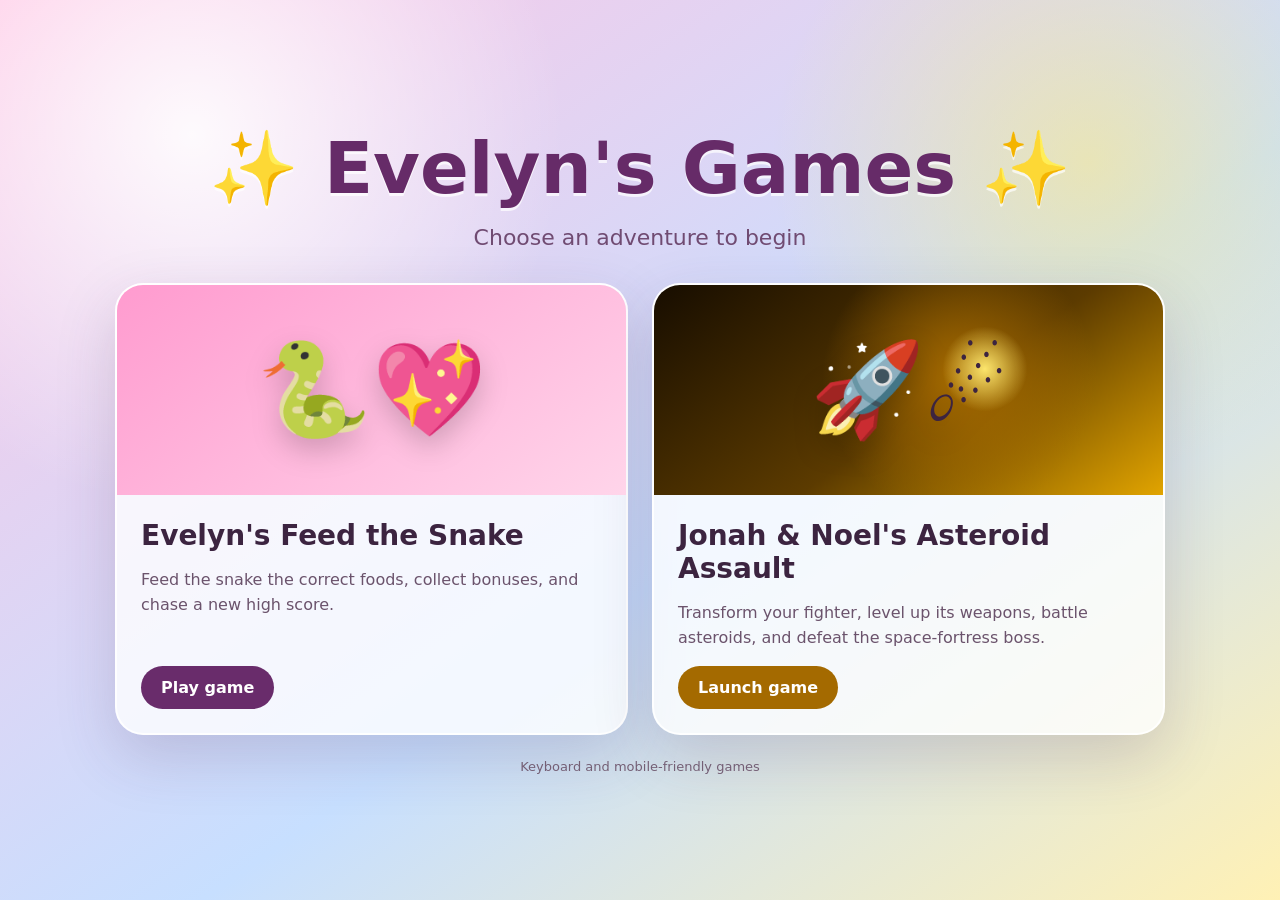
<file: index.html>
<!doctype html>
<html lang="en">
<head>
<meta charset="utf-8">
<meta name="viewport" content="width=device-width,initial-scale=1">
<title>Evelyn's Games</title>
<meta name="description" content="Choose a game to play.">
<meta name="theme-color" content="#ff8fc8">
<style>
:root{font-family:Inter,system-ui,-apple-system,BlinkMacSystemFont,"Segoe UI",sans-serif;color:#3c2440}
*{box-sizing:border-box}
body{margin:0;min-height:100vh;background:
radial-gradient(circle at 15% 15%,rgba(255,255,255,.9),transparent 28%),
radial-gradient(circle at 85% 18%,rgba(255,235,127,.55),transparent 24%),
linear-gradient(145deg,#ffc7e5,#c7dfff 58%,#fff1b5);display:grid;place-items:center;padding:28px}
main{width:min(1050px,100%)}
header{text-align:center;margin-bottom:28px}
h1{font-size:clamp(36px,7vw,72px);margin:0;color:#662b68;text-shadow:0 3px 0 rgba(255,255,255,.7)}
.subtitle{font-size:clamp(16px,2.4vw,22px);margin:10px 0 0;color:#704b72}
.games{display:grid;grid-template-columns:repeat(2,minmax(0,1fr));gap:24px}
.card{display:flex;flex-direction:column;min-height:360px;border-radius:28px;overflow:hidden;text-decoration:none;color:inherit;background:rgba(255,255,255,.78);border:2px solid rgba(255,255,255,.9);box-shadow:0 22px 60px rgba(80,42,89,.18);transition:transform .18s ease,box-shadow .18s ease}
.card:hover,.card:focus-visible{transform:translateY(-6px);box-shadow:0 28px 70px rgba(80,42,89,.28);outline:none}
.art{height:210px;display:grid;place-items:center;font-size:92px;position:relative;overflow:hidden}
.snake .art{background:linear-gradient(145deg,#ff9bcf,#ffd5ea)}
.space .art{background:
radial-gradient(circle at 65% 40%,#ffe86e,transparent 12%),
radial-gradient(circle at 60% 45%,#a86c00,transparent 42%),
linear-gradient(145deg,#170d00,#5c3b00 55%,#e1a400)}
.art span{filter:drop-shadow(0 12px 14px rgba(0,0,0,.18));transform:translateZ(0)}
.content{padding:24px;display:flex;flex-direction:column;flex:1}
h2{margin:0;font-size:28px}
p{line-height:1.55;color:#6b536c;flex:1}
.play{align-self:flex-start;border-radius:999px;padding:12px 20px;background:#692c6b;color:#fff;font-weight:800}
.space .play{background:#a46a00}
footer{text-align:center;margin-top:24px;color:#745f75;font-size:13px}
@media(max-width:720px){.games{grid-template-columns:1fr}.card{min-height:310px}.art{height:170px}}
</style>
</head>
<body>
<main>
<header>
<h1>✨ Evelyn's Games ✨</h1>
<p class="subtitle">Choose an adventure to begin</p>
</header>
<section class="games" aria-label="Available games">
<a class="card snake" href="games/feed-the-snake/">
<div class="art"><span>🐍💖</span></div>
<div class="content">
<h2>Evelyn's Feed the Snake</h2>
<p>Feed the snake the correct foods, collect bonuses, and chase a new high score.</p>
<span class="play">Play game</span>
</div>
</a>
<a class="card space" href="games/asteroid-assault/">
<div class="art"><span>🚀☄️</span></div>
<div class="content">
<h2>Jonah &amp; Noel's Asteroid Assault</h2>
<p>Transform your fighter, level up its weapons, battle asteroids, and defeat the space-fortress boss.</p>
<span class="play">Launch game</span>
</div>
</a>
</section>
<footer>Keyboard and mobile-friendly games</footer>
</main>
</body>
</html>
</file>
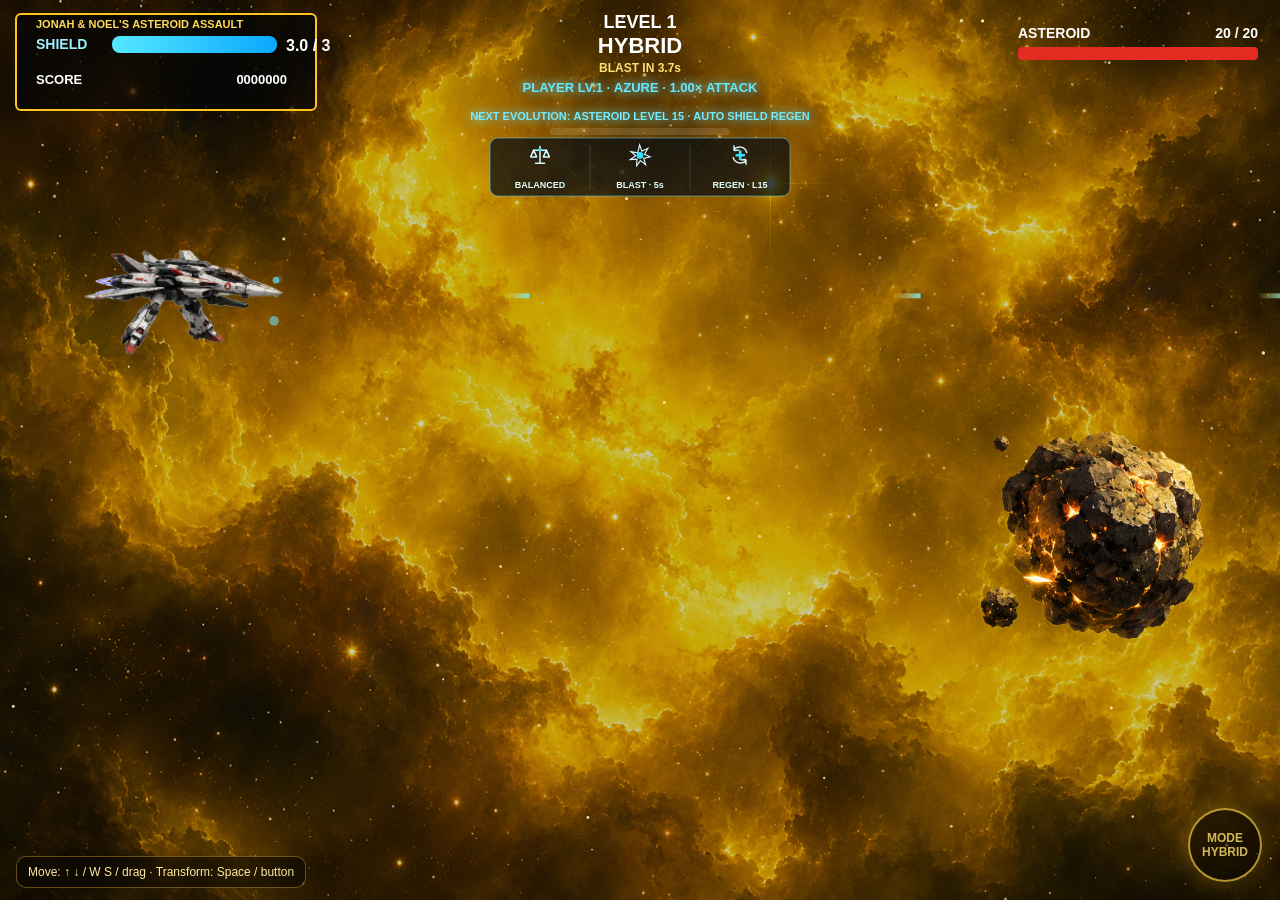
<file: games/asteroid-assault/index.html>
<!DOCTYPE html>
<html lang="en">
<head>
<meta charset="UTF-8">
<meta name="viewport" content="width=device-width,initial-scale=1,maximum-scale=1,user-scalable=no,viewport-fit=cover">
<meta name="description" content="Jonah and Noel's Asteroid Assault Game — GUI Polish v7.1">
<meta name="theme-color" content="#120b00">
<title>Jonah and Noel's Asteroid Assault Game — Systems Polish v7.2</title>
<style>
html,body{margin:0;width:100%;height:100%;overflow:hidden;background:#090600;color:#fff;font-family:Arial,Helvetica,sans-serif;touch-action:none}
canvas{display:block;width:100vw;height:100vh}
#hint{position:fixed;left:16px;bottom:12px;padding:8px 11px;border:1px solid rgba(255,204,62,.35);border-radius:10px;background:rgba(10,7,0,.58);font-size:12px;color:#ffe8a3;backdrop-filter:blur(8px);pointer-events:none}
#transformBtn{position:fixed;right:18px;bottom:18px;width:74px;height:74px;border-radius:50%;border:2px solid rgba(255,211,71,.85);background:rgba(12,8,0,.68);color:#ffe071;font-weight:900;font-size:12px;box-shadow:0 0 24px rgba(255,190,35,.35);touch-action:manipulation}
#transformBtn:active{transform:scale(.95)}
@media (min-width:900px){#transformBtn{opacity:.78}}

#orientationGate{
  position:fixed;
  inset:0;
  z-index:99999;
  display:none;
  align-items:center;
  justify-content:center;
  padding:28px;
  background:
    radial-gradient(circle at 50% 35%,rgba(255,208,63,.22),transparent 28%),
    rgba(5,3,0,.96);
  color:#fff;
  text-align:center;
  font-family:Arial,Helvetica,sans-serif;
}
#orientationGate .panel{
  width:min(420px,92vw);
  padding:30px 24px;
  border:2px solid rgba(255,207,62,.75);
  border-radius:24px;
  background:rgba(18,11,0,.86);
  box-shadow:0 0 45px rgba(255,183,34,.22);
}
#orientationGate .phone{
  display:inline-block;
  font-size:74px;
  line-height:1;
  animation:rotatePhone 1.7s ease-in-out infinite;
  transform-origin:center;
}
#orientationGate h2{
  margin:18px 0 8px;
  color:#ffd45b;
  font-size:25px;
}
#orientationGate p{
  margin:0;
  color:rgba(255,255,255,.78);
  line-height:1.5;
}
@keyframes rotatePhone{
  0%,20%{transform:rotate(0deg)}
  55%,85%{transform:rotate(90deg)}
  100%{transform:rotate(0deg)}
}
@media (orientation:portrait) and (max-width:900px){
  #orientationGate{display:flex}
  canvas,#hint,#transformBtn{visibility:hidden}
}
@media (orientation:landscape){
  #orientationGate{display:none!important}
}


@media (orientation:landscape) and (max-height:520px){
  #hint{
    left:12px;
    bottom:10px;
    max-width:300px;
    padding:6px 9px;
    font-size:10px;
    border-radius:8px;
    opacity:.82;
  }
  #transformBtn{
    right:12px;
    bottom:12px;
    width:58px;
    height:58px;
    font-size:10px;
    border-width:1.5px;
  }
}

</style>
</head>
<body>

<div id="orientationGate" role="dialog" aria-modal="true" aria-label="Rotate device">
  <div class="panel">
    <div class="phone">📱</div>
    <h2>Rotate to Landscape</h2>
    <p>Jonah and Noel's Asteroid Assault is designed for widescreen play. Turn your iPhone sideways to continue.</p>
  </div>
</div>

<canvas id="game"></canvas>
<div id="hint">Move: ↑ ↓ / W S / drag · Transform: Space / button</div>
<button id="transformBtn" aria-label="Transform">MODE<br>SPACE</button>
<script>
(() => {
const canvas=document.getElementById('game'),ctx=canvas.getContext('2d'),transformBtn=document.getElementById('transformBtn');
let W=0,H=0,DPR=1,last=performance.now(),elapsed=0,state='playing',score=0,level=1,orientationPaused=false,milestoneBanner=0,milestoneType=0,milestoneAwaitingAck=false,modeCardTimer=3;
let playerLevel=1;
const playerLevelThresholds=[0,750,2500];
const playerLevelColors={
  1:{main:'#67e8ff',soft:'rgba(103,232,255,.55)',name:'AZURE'},
  2:{main:'#ffd95a',soft:'rgba(255,217,90,.55)',name:'GOLD'},
  3:{main:'#ff5fe1',soft:'rgba(255,95,225,.55)',name:'MAGENTA'},
  4:{main:'#4dffb8',soft:'rgba(77,255,184,.55)',name:'REGEN'},
  5:{main:'#b98cff',soft:'rgba(185,140,255,.58)',name:'GUARDIAN'}
};
const keys={},bullets=[],enemyShots=[],particles=[],debris=[],powerups=[],missiles=[],blasts=[],bossMissiles=[],bossLasers=[],stars=[];
const IMG={},sources={"nebula": "assets/nebula.png", "asteroid": "assets/asteroid.png", "missile": "assets/missile.png", "shield": "assets/shield.png", "robot": "assets/robot.png", "spaceship": "assets/spaceship.png", "hybrid": "assets/hybrid.png", "boss": "assets/boss.png", "iconSpeed": "assets/hud-icons/speed.svg", "iconRapid": "assets/hud-icons/rapid-fire.svg", "iconShield": "assets/hud-icons/shield.svg", "iconRegen": "assets/hud-icons/regen.svg", "iconBlast": "assets/hud-icons/blast.svg", "iconBurst": "assets/hud-icons/burst.svg", "iconBalanced": "assets/hud-icons/balanced.svg", "iconResistance": "assets/hud-icons/resistance.svg"};
let loaded=0;

for(const [k,v] of Object.entries(sources)){const im=new Image();im.src=v;im.onload=()=>loaded++;IMG[k]=im;}

function isCompactLandscape(){
  return window.matchMedia('(orientation: landscape)').matches &&
         window.innerHeight <= 520;
}
function isMobilePortrait(){
  return window.matchMedia('(orientation: portrait)').matches &&
         Math.min(window.innerWidth,window.innerHeight) < 900;
}
function updateOrientationState(){
  const wasPaused=orientationPaused;
  orientationPaused=isMobilePortrait();
  if(wasPaused && !orientationPaused){
    last=performance.now();
    resize();
  }
}
window.addEventListener('orientationchange',()=>{
  setTimeout(updateOrientationState,180);
  setTimeout(resize,260);
});
window.addEventListener('resize',updateOrientationState);
updateOrientationState();


const modes=['robot','spaceship','hybrid'];
const modeNames={robot:'ROBOT',spaceship:'SPACESHIP',hybrid:'HYBRID'};
const ship={
 x:130,y:300,speed:350,shield:3,maxShield:3,hitFlash:0,missileMode:0,
 fireTimer:0,missileTimer:0,mode:'hybrid',transforming:0,nextMode:null,
 blastTimer:5,invulnerable:0,shieldFlare:0,shieldAngle:0,shieldPulse:0,regenDelay:0,regenGlow:0,defenseCooldown:10,defenseBeam:0,defenseTarget:null,robotBurstRemaining:0,robotBurstTimer:0,robotBurstCooldown:0,shieldRatio:1,nextMissilePower:20
};
const asteroid={x:0,y:0,r:105,hp:20,maxHp:20,shootTimer:1.6,phase:0,dead:false,respawn:0};
const boss={
  active:false,defeated:false,x:0,y:0,r:175,hp:125,maxHp:125,
  phase:1,entry:0,turretTimer:1.1,missileTimer:8,laserTimer:14,
  laserCharge:0,laserY:0,shake:0,deathTimer:0,deathStage:0,deathPulse:0,coreFlash:0
};

function resize(){
 DPR=Math.max(1,Math.min(2,devicePixelRatio||1));W=innerWidth;H=innerHeight;
 canvas.width=W*DPR;canvas.height=H*DPR;ctx.setTransform(DPR,0,0,DPR,0,0);
 ship.x=Math.max(120,W*.14);ship.y=Math.min(H-90,Math.max(95,ship.y||H/2));
 asteroid.x=W-Math.max(145,W*.14);asteroid.y=H/2;
 stars.length=0;for(let i=0;i<Math.max(70,W*H/13000);i++)stars.push({x:Math.random()*W,y:Math.random()*H,r:.3+Math.random()*1.5,s:8+Math.random()*24,a:.2+Math.random()*.75});
}
addEventListener('resize',resize);resize();
addEventListener('keydown',e=>{
 keys[e.key.toLowerCase()]=true;
 if(['arrowup','arrowdown',' '].includes(e.key.toLowerCase()))e.preventDefault();
 if(milestoneAwaitingAck&&(e.key==='Enter'||e.key===' ')){acknowledgeMilestone();return;}
 if(e.code==='Space'&&!e.repeat&&state==='playing')startTransform();
 else if(state!=='playing'&&(e.key==='Enter'||e.key===' '))restart();
});
addEventListener('keyup',e=>keys[e.key.toLowerCase()]=false);
transformBtn.addEventListener('pointerdown',e=>{e.preventDefault();if(state==='playing')startTransform();else restart();});
let drag=false;
canvas.addEventListener('pointerdown',e=>{
 if(milestoneAwaitingAck){acknowledgeMilestone();return;}
 drag=true;if(state!=='playing')restart();ship.y=Math.max(75,Math.min(H-75,e.clientY));
});
canvas.addEventListener('pointermove',e=>{if(drag)ship.y=Math.max(75,Math.min(H-75,e.clientY));});
addEventListener('pointerup',()=>drag=false);

function syncSharedShield(){
 ship.shieldRatio=Math.max(0,Math.min(1,ship.shield/ship.maxShield));
}
function applySharedShieldToMode(mode){
 ship.maxShield=mode==='robot'?5:3;
 ship.shield=ship.shieldRatio*ship.maxShield;
}
function addSharedShieldRatio(amount){
 ship.shieldRatio=Math.max(0,Math.min(1,ship.shieldRatio+amount));
 ship.shield=ship.shieldRatio*ship.maxShield;
}

function startTransform(){
 if(ship.transforming>0)return;
 const i=modes.indexOf(ship.mode);
 ship.nextMode=modes[(i+1)%modes.length];
 ship.transforming=.5;
 ship.invulnerable=.5;
 burst(ship.x,ship.y,34,260,'#ffe06b');
}
function finishTransform(){
 syncSharedShield();
 ship.mode=ship.nextMode;ship.nextMode=null;
 applySharedShieldToMode(ship.mode);
 modeCardTimer=3;
 ship.fireTimer=0;
 ship.robotBurstRemaining=0;ship.robotBurstTimer=0;ship.robotBurstCooldown=0;
 ship.blastTimer=5;
 transformBtn.innerHTML=`MODE<br>${modeNames[ship.mode]}`;
 burst(ship.x,ship.y,42,320,'#71e9ff');
}
function playerDamageMultiplier(){
 return playerLevel===1?1:
        playerLevel===2?1.5:
        playerLevel===3?2.25:
        playerLevel===4?2.75:3.25;
}
function updatePlayerLevel(){
 let next=score>=playerLevelThresholds[2]?3:score>=playerLevelThresholds[1]?2:1;
 if(level>=15)next=Math.max(next,4);
 if(level>=20)next=5;
 if(next!==playerLevel){
   playerLevel=next;
   burst(ship.x,ship.y,70,380,playerLevelColors[playerLevel].main);
   ship.invulnerable=Math.max(ship.invulnerable,1);
   if(playerLevel>=4){ship.regenDelay=0;ship.regenGlow=1;}
   if(playerLevel>=5){ship.defenseCooldown=2;}
 }
}
function restart(){
 elapsed=0;score=0;level=1;playerLevel=1;milestoneBanner=0;milestoneType=0;milestoneAwaitingAck=false;modeCardTimer=3;state='playing';ship.shield=3;ship.maxShield=3;ship.shieldRatio=1;ship.nextMissilePower=20;ship.hitFlash=0;ship.missileMode=0;
 ship.mode='hybrid';ship.transforming=0;ship.nextMode=null;ship.blastTimer=5;ship.shieldFlare=0;ship.shieldPulse=0;ship.regenDelay=0;ship.regenGlow=0;ship.defenseCooldown=10;ship.defenseBeam=0;ship.defenseTarget=null;ship.robotBurstRemaining=0;ship.robotBurstTimer=0;ship.robotBurstCooldown=0;transformBtn.innerHTML='MODE<br>HYBRID';
 bullets.length=enemyShots.length=particles.length=debris.length=powerups.length=missiles.length=blasts.length=bossMissiles.length=bossLasers.length=0;
 boss.active=false;boss.defeated=false;boss.hp=boss.maxHp;boss.entry=0;boss.deathTimer=0;boss.deathStage=0;boss.deathPulse=0;boss.coreFlash=0;
 resetAsteroid();
}
function acknowledgeMilestone(){
 if(!milestoneAwaitingAck)return;
 milestoneAwaitingAck=false;
 milestoneBanner=0;
 last=performance.now();
}
function triggerMilestone(type){
 milestoneType=type;
 milestoneBanner=1;
 milestoneAwaitingAck=true;
 ship.invulnerable=Math.max(ship.invulnerable,1.2);
 burst(ship.x,ship.y,type===15?90:110,430,type===15?'#5fe8ff':'#b98cff');
}

function resetAsteroid(){
 if(level===15&&playerLevel<4)triggerMilestone(15);
 if(level===20&&playerLevel<5)triggerMilestone(20);
 updatePlayerLevel();
 if(level===5){startBoss();return;}
 boss.active=false;
 asteroid.maxHp=level<15 ? 20+(level-1)*6 : level<20 ? 104+(level-15)*5 : 129+(level-20)*4;
 asteroid.hp=asteroid.maxHp;asteroid.r=Math.max(75,105-(level-1)*2);
 asteroid.dead=false;asteroid.shootTimer=Math.max(.75,1.8-level*.08);
}
function burst(x,y,n,s,c){for(let i=0;i<n;i++){const a=Math.random()*Math.PI*2,v=Math.random()*s;particles.push({x,y,vx:Math.cos(a)*v,vy:Math.sin(a)*v,life:.35+Math.random()*.75,max:1,size:1+Math.random()*4,c})}}
function getShipDimensions(){
 const compact=isCompactLandscape();
 return {
   robot:[Math.min(compact?108:143,W*(compact?.10:.1275)),Math.min(compact?108:143,H*(compact?.23:.2175))],
   spaceship:[Math.min(compact?175:233,W*(compact?.16:.2025)),Math.min(compact?53:70,H*(compact?.12:.1125))],
   hybrid:[Math.min(compact?149:199,W*(compact?.14:.1725)),Math.min(compact?79:105,H*(compact?.18:.165))]
 };
}
function getMuzzlePosition(){
 const [w,h]=getShipDimensions()[ship.mode];
 if(ship.mode==='robot')return {x:ship.x+w*.52,y:ship.y-h*.11};
 if(ship.mode==='spaceship')return {x:ship.x+w*.48,y:ship.y-h*.02};
 return {x:ship.x+w*.47,y:ship.y-h*.04};
}
function fire(){
 const muzzle=getMuzzlePosition();
 bullets.push({x:muzzle.x,y:muzzle.y,vx:760,r:ship.mode==='robot'?6:4,damage:playerDamageMultiplier(),heavy:ship.mode==='robot'});
 burst(muzzle.x,muzzle.y,ship.mode==='robot'?11:4,ship.mode==='robot'?185:105,playerLevelColors[playerLevel].main);
}
function fireMissile(){missiles.push({x:ship.x+52,y:ship.y+(Math.random()>.5?-15:15),vx:430,vy:(Math.random()-.5)*80,life:4,damage:3*playerDamageMultiplier()});}
function fireBlast(){
 blasts.push({x:ship.x+66,y:ship.y,vx:520,r:22,life:2.5,damage:6*playerDamageMultiplier()});
 burst(ship.x+80,ship.y,24,250,'#fff4a8');
}

function startBoss(){
  boss.active=true;boss.defeated=false;boss.hp=boss.maxHp;boss.phase=1;boss.deathStage=0;boss.deathPulse=0;boss.coreFlash=0;
  boss.x=W+boss.r;boss.y=H/2;boss.entry=2.4;
  boss.turretTimer=1.2;boss.missileTimer=8;boss.laserTimer=13;boss.laserCharge=0;
  asteroid.dead=true;enemyShots.length=0;
}
function bossHit(d,x,y){
  if(!boss.active||boss.defeated)return;
  const weak=Math.hypot(x-(boss.x-boss.r*.18),y-(boss.y-boss.r*.18))<boss.r*.34;
  const dealt=weak?d*2:d;
  boss.hp-=dealt;score+=dealt*12;updatePlayerLevel();
  burst(x,y,12,280,weak?'#9ef8ff':'#ff9b4a');
  const ratio=boss.hp/boss.maxHp;
  boss.phase=ratio>.7?1:ratio>.4?2:ratio>.15?3:4;
  boss.shake=Math.max(boss.shake,.12);
  if(boss.hp<=0){
    boss.hp=0;
    boss.defeated=true;
    boss.deathTimer=6.2;
    boss.deathStage=1;
    boss.deathPulse=0;
    boss.coreFlash=0;
    score+=5000;updatePlayerLevel();
    enemyShots.length=0;
    bossMissiles.length=0;
    bossLasers.length=0;
    boss.shake=.5;
    burst(boss.x,boss.y,50,260,'#ffd36a');
  }
}
function bossTurretFire(){
  const shots=boss.phase>=3?2:1;
  for(let j=0;j<shots;j++){
    const oy=(Math.random()-.5)*boss.r*1.25;
    const ox=-boss.r*.72;
    const a=Math.atan2(ship.y-(boss.y+oy),ship.x-(boss.x+ox));
    const sp=270+boss.phase*28;
    enemyShots.push({x:boss.x+ox,y:boss.y+oy,vx:Math.cos(a)*sp,vy:Math.sin(a)*sp,r:7+boss.phase,rot:0,boss:true});
  }
}
function bossMissileBarrage(){
  const count=boss.phase>=3?4:3;
  for(let i=0;i<count;i++){
    const lane=i-(count-1)/2;
    bossMissiles.push({
      x:boss.x-boss.r*.66,
      y:boss.y+lane*36,
      vx:-120-Math.random()*30,
      vy:lane*18+(Math.random()-.5)*30,
      r:10,
      life:9,
      angle:Math.PI,
      turnRate:2.4+Math.random()*.8,
      wobble:Math.random()*Math.PI*2,
      trail:[],
      armed:false,
      age:0
    });
  }
}
function chargeSuperlaser(){
  boss.laserCharge=2.0;
  boss.laserY=Math.max(90,Math.min(H-90,ship.y+(Math.random()-.5)*100));
}
function fireSuperlaser(){
  bossLasers.push({y:boss.laserY,life:1.15,max:1.15,h:boss.phase>=4?58:44});
  boss.shake=.35;
}

function enemyFire(){const a=Math.atan2(ship.y-asteroid.y,ship.x-asteroid.x),sp=220+level*14;enemyShots.push({x:asteroid.x-asteroid.r*.65,y:asteroid.y+(Math.random()-.5)*asteroid.r,vx:Math.cos(a)*sp,vy:Math.sin(a)*sp,r:10+Math.random()*5,rot:0});}
function spawnPower(type){powerups.push({type,x:W+45,y:90+Math.random()*(H-180),vx:-120-Math.random()*50,vy:(Math.random()-.5)*150,r:27,t:0});}
function asteroidHit(d,x,y){
 if(asteroid.dead)return;asteroid.hp-=d;score+=d*5;updatePlayerLevel();burst(x,y,13,270,'#ffd06b');
 if(asteroid.hp%5===0||asteroid.hp<=0)for(let i=0;i<(asteroid.hp<=0?7:2);i++)debris.push({x:asteroid.x+(Math.random()-.5)*asteroid.r,y:asteroid.y+(Math.random()-.5)*asteroid.r,vx:(Math.random()-.5)*280,vy:(Math.random()-.5)*280,r:7+Math.random()*18,life:2+Math.random()*1.5,rot:Math.random()*6,vr:(Math.random()-.5)*5});
 if(asteroid.hp<=0){asteroid.dead=true;asteroid.respawn=2.2;score+=100*level;updatePlayerLevel();burst(asteroid.x,asteroid.y,70,450,'#ff9b37');}
}
function shipHit(sourceX=ship.x+120,sourceY=ship.y,damage=1){
 if(ship.hitFlash>0||ship.invulnerable>0)return;
 const ratioDamage=damage/ship.maxShield;
 ship.shieldRatio=Math.max(0,ship.shieldRatio-ratioDamage);
 ship.shield=ship.shieldRatio*ship.maxShield;
 ship.regenDelay=3;
 ship.regenGlow=0;
 ship.hitFlash=1.1;
 ship.shieldFlare=.72;
 ship.shieldPulse=0;
 ship.shieldAngle=Math.atan2(sourceY-ship.y,sourceX-ship.x);
 const impactX=ship.x+Math.cos(ship.shieldAngle)*58;
 const impactY=ship.y+Math.sin(ship.shieldAngle)*42;
 burst(impactX,impactY,30,320,'#70eaff');
 if(ship.shield<=0){state='gameover';burst(ship.x,ship.y,75,460,'#ff554f')}
}
function currentShipAssetLength(){
 const compact=isCompactLandscape();
 if(ship.mode==='spaceship')return compact?175:233;
 if(ship.mode==='hybrid')return compact?149:199;
 return compact?108:143;
}
function findDefenseThreat(){
 const range=currentShipAssetLength();
 let best=null,bestDist=Infinity;
 for(const e of enemyShots){
   if(e.dead)continue;
   const d=Math.hypot(e.x-ship.x,e.y-ship.y);
   if(d<=range&&d<bestDist){best=e;bestDist=d;}
 }
 for(const m of bossMissiles){
   if(m.dead)continue;
   const d=Math.hypot(m.x-ship.x,m.y-ship.y);
   if(d<=range&&d<bestDist){best=m;bestDist=d;}
 }
 return best;
}
function fireDefenseLaser(target){
 if(!target)return;
 ship.defenseBeam=.22;
 ship.defenseTarget={x:target.x,y:target.y};
 target.dead=true;
 burst(target.x,target.y,28,340,'#c6a2ff');
 score+=25;updatePlayerLevel();
}
function hit(a,b,r){const dx=a.x-b.x,dy=a.y-b.y;return dx*dx+dy*dy<(a.r+r)*(a.r+r)}
function trim(a){for(let i=a.length-1;i>=0;i--)if(a[i].dead||a[i].life<=0)a.splice(i,1)}

function update(dt){
 if(orientationPaused||milestoneAwaitingAck)return;
 for(const s of stars){s.x-=s.s*dt;if(s.x<0){s.x=W;s.y=Math.random()*H}}
 for(const p of particles){p.x+=p.vx*dt;p.y+=p.vy*dt;p.vx*=.985;p.vy*=.985;p.life-=dt}trim(particles);
 for(const d of debris){d.x+=d.vx*dt;d.y+=d.vy*dt;d.rot+=d.vr*dt;d.life-=dt}trim(debris);
 if(state!=='playing')return;
 elapsed+=dt;
 ship.hitFlash=Math.max(0,ship.hitFlash-dt);
 ship.invulnerable=Math.max(0,ship.invulnerable-dt);
 ship.missileMode=Math.max(0,ship.missileMode-dt);
 ship.shieldFlare=Math.max(0,ship.shieldFlare-dt);
 ship.shieldPulse+=dt;
 ship.regenDelay=Math.max(0,ship.regenDelay-dt);
 ship.regenGlow=Math.max(0,ship.regenGlow-dt);
 ship.defenseBeam=Math.max(0,ship.defenseBeam-dt);
 modeCardTimer=Math.max(0,modeCardTimer-dt);
 const robotRegen=ship.mode==='robot';
 const progressionRegen=playerLevel>=4;
 if((robotRegen||progressionRegen)&&ship.regenDelay<=0&&ship.shield<ship.maxShield){
   let fullRegenSeconds=20;
   if(robotRegen){
     fullRegenSeconds=playerLevel>=5?8:playerLevel>=4?12:50;
   }
   ship.shieldRatio=Math.min(1,ship.shieldRatio+dt/fullRegenSeconds);
   ship.shield=ship.shieldRatio*ship.maxShield;
   ship.regenGlow=.25;
 }
 if(playerLevel>=5){
   ship.defenseCooldown-=dt;
   if(ship.defenseCooldown<=0){
     const threat=findDefenseThreat();
     if(threat){fireDefenseLaser(threat);ship.defenseCooldown=10;}
     else ship.defenseCooldown=0;
   }
 }

 if(ship.transforming>0){
   ship.transforming-=dt;
   if(ship.transforming<=0)finishTransform();
 } else {
   const mv=((keys.arrowdown||keys.s)?1:0)-((keys.arrowup||keys.w)?1:0);
   const modeSpeed=ship.mode==='robot'?ship.speed*.8:ship.speed;
   ship.y=Math.max(78,Math.min(H-78,ship.y+mv*modeSpeed*dt));
   ship.fireTimer-=dt;
   ship.robotBurstTimer=Math.max(0,ship.robotBurstTimer-dt);
   ship.robotBurstCooldown=Math.max(0,ship.robotBurstCooldown-dt);
      if(ship.mode==='robot'){
     if(ship.robotBurstRemaining===0&&ship.robotBurstCooldown<=0){
       ship.robotBurstRemaining=3;
       ship.robotBurstTimer=0;
     }
     if(ship.robotBurstRemaining>0&&ship.robotBurstTimer<=0){
       fire();
       ship.robotBurstRemaining--;
       if(ship.robotBurstRemaining>0)ship.robotBurstTimer=.10;
       else ship.robotBurstCooldown=.75;
     }
   }else{
     const fireRate=ship.mode==='spaceship'?.25:.5;
     if(ship.fireTimer<=0){fire();ship.fireTimer+=fireRate}
   }
   if(ship.mode==='hybrid'){
     ship.blastTimer-=dt;
     if(ship.blastTimer<=0){fireBlast();ship.blastTimer=5}
   }
 }
 if(ship.missileMode>0){ship.missileTimer-=dt;if(ship.missileTimer<=0){fireMissile();ship.missileTimer=.72}}
 if(elapsed>=ship.nextMissilePower&&!powerups.some(p=>p.type==='missile')&&ship.missileMode<=0){
   spawnPower('missile');
   ship.nextMissilePower=elapsed+25+Math.random()*10;
 }
 if(elapsed>=10&&Math.floor(elapsed)%14===0&&Math.random()<dt*.9&&!powerups.some(p=>p.type==='shield'))spawnPower('shield');

 if(boss.active){
   if(boss.entry>0){boss.entry-=dt;boss.x+=(W-boss.r*1.02-boss.x)*dt*1.8;}
   boss.y=H/2+Math.sin(elapsed*.45)*Math.min(55,H*.08);
   boss.shake=Math.max(0,boss.shake-dt);
   if(!boss.defeated){
     boss.turretTimer-=dt;
     if(boss.turretTimer<=0){bossTurretFire();boss.turretTimer=Math.max(.28,1.35-boss.phase*.2)+Math.random()*.35;}
     boss.missileTimer-=dt;
     if(boss.phase>=2&&boss.missileTimer<=0){bossMissileBarrage();boss.missileTimer=Math.max(4.5,10-boss.phase);}
     boss.laserTimer-=dt;
     if(boss.laserCharge>0){
       boss.laserCharge-=dt;
       if(boss.laserCharge<=0)fireSuperlaser();
     }else if(boss.laserTimer<=0){
       chargeSuperlaser();boss.laserTimer=Math.max(8,16-boss.phase*1.7);
     }
   }else{
     boss.deathTimer-=dt;
     boss.deathPulse+=dt;
     boss.coreFlash=Math.min(1,boss.coreFlash+dt*.7);
     boss.shake=Math.max(boss.shake,.12);

     const t=6.2-boss.deathTimer;
     if(t<1.6){
       boss.deathStage=1;
       if(Math.random()<dt*16){
         burst(
           boss.x+(Math.random()-.5)*boss.r*1.25,
           boss.y+(Math.random()-.5)*boss.r*1.25,
           16,300,'#ff9b3e'
         );
       }
     }else if(t<3.5){
       boss.deathStage=2;
       if(Math.random()<dt*26){
         burst(
           boss.x+(Math.random()-.5)*boss.r*1.45,
           boss.y+(Math.random()-.5)*boss.r*1.45,
           22,420,Math.random()>.45?'#ff6b2c':'#ffd36a'
         );
       }
       if(Math.random()<dt*8){
         debris.push({
           x:boss.x+(Math.random()-.5)*boss.r*1.1,
           y:boss.y+(Math.random()-.5)*boss.r*1.1,
           vx:(Math.random()-.5)*340,
           vy:(Math.random()-.5)*340,
           r:12+Math.random()*30,
           life:3+Math.random()*2,
           rot:Math.random()*6,
           vr:(Math.random()-.5)*7
         });
       }
     }else{
       boss.deathStage=3;
       boss.shake=.8;
       if(t<3.65){
         burst(boss.x,boss.y,160,760,'#fff3b0');
         burst(boss.x,boss.y,120,620,'#ff7a28');
       }
     }

     if(boss.deathTimer<=0){
       boss.active=false;
       level=6;
       ship.shield=ship.maxShield;
       ship.missileMode=10;
       resetAsteroid();
     }
   }
 }else if(!asteroid.dead){
   asteroid.phase+=dt;asteroid.y=H/2+Math.sin(asteroid.phase*.7)*Math.min(105,H*.18);
   asteroid.shootTimer-=dt;if(asteroid.shootTimer<=0){enemyFire();asteroid.shootTimer=Math.max(.7,1.9-level*.08)+Math.random()*.7}
 }else{
   asteroid.respawn-=dt;if(asteroid.respawn<=0){level++;resetAsteroid()}
 }

 for(const b of bullets){b.x+=b.vx*dt;if(boss.active&&!boss.defeated&&hit(b,boss,boss.r*.88)){b.dead=true;bossHit(b.damage,b.x,b.y)}else if(!asteroid.dead&&hit(b,asteroid,asteroid.r*.78)){b.dead=true;asteroidHit(b.damage,b.x,b.y)}if(b.x>W+20)b.dead=true}trim(bullets);
 for(const q of blasts){q.x+=q.vx*dt;q.life-=dt;q.r+=18*dt;if(boss.active&&!boss.defeated&&hit(q,boss,boss.r*.9)){q.dead=true;bossHit(q.damage,q.x,q.y);burst(q.x,q.y,38,380,'#fff0a3')}else if(!asteroid.dead&&hit(q,asteroid,asteroid.r*.78)){q.dead=true;asteroidHit(q.damage,q.x,q.y);burst(q.x,q.y,38,380,'#fff0a3')}if(q.x>W+60)q.dead=true}trim(blasts);
 for(const m of missiles){if(!asteroid.dead){const a=Math.atan2(asteroid.y-m.y,asteroid.x-m.x);m.vx+=Math.cos(a)*420*dt;m.vy+=Math.sin(a)*420*dt}m.x+=m.vx*dt;m.y+=m.vy*dt;m.life-=dt;particles.push({x:m.x-8,y:m.y,vx:-80,vy:(Math.random()-.5)*35,life:.22,max:.22,size:2+Math.random()*2,c:'#ffcb59'});if(boss.active&&!boss.defeated&&hit({x:m.x,y:m.y,r:8},boss,boss.r*.9)){m.dead=true;bossHit(m.damage,m.x,m.y)}else if(!asteroid.dead&&hit({x:m.x,y:m.y,r:8},asteroid,asteroid.r*.82)){m.dead=true;asteroidHit(m.damage,m.x,m.y)}}trim(missiles);

 if(playerLevel>=5&&ship.defenseCooldown<=0){
   const threat=findDefenseThreat();
   if(threat){fireDefenseLaser(threat);ship.defenseCooldown=10;}
 }
 for(const e of enemyShots){e.x+=e.vx*dt;e.y+=e.vy*dt;e.rot+=dt*4;if(hit(e,ship,isCompactLandscape()?21:26)){e.dead=true;shipHit(e.x,e.y)}if(e.x<-30)e.dead=true}trim(enemyShots);

 for(const bm of bossMissiles){
   bm.age+=dt;
   bm.armed=bm.age>.45;
   bm.wobble+=dt*6;

   const desired=Math.atan2(ship.y-bm.y,ship.x-bm.x);
   let diff=((desired-bm.angle+Math.PI*3)%(Math.PI*2))-Math.PI;
   const maxTurn=bm.turnRate*dt;
   diff=Math.max(-maxTurn,Math.min(maxTurn,diff));
   bm.angle+=diff;

   const thrust=bm.armed?240:95;
   bm.vx+=Math.cos(bm.angle)*thrust*dt;
   bm.vy+=Math.sin(bm.angle)*thrust*dt;
   bm.vy+=Math.sin(bm.wobble)*10*dt;

   const sp=Math.hypot(bm.vx,bm.vy);
   const maxSp=bm.armed?360:210;
   if(sp>maxSp){bm.vx=bm.vx/sp*maxSp;bm.vy=bm.vy/sp*maxSp}

   bm.x+=bm.vx*dt;
   bm.y+=bm.vy*dt;
   bm.life-=dt;
   bm.trail.push({x:bm.x-Math.cos(bm.angle)*14,y:bm.y-Math.sin(bm.angle)*14,life:.5});
   if(bm.trail.length>18)bm.trail.shift();
   for(const t of bm.trail)t.life-=dt;

   if(hit(bm,ship,isCompactLandscape()?20:25)){bm.dead=true;shipHit(bm.x,bm.y,ship.mode==='robot'?.5:1);burst(bm.x,bm.y,24,320,'#ff7a32')}
   if(bm.life<=0||bm.x<-60||bm.y<-80||bm.y>H+80)bm.dead=true;
 }trim(bossMissiles);
 for(const bl of bossLasers){
   bl.life-=dt;
   if(bl.life>0.15&&Math.abs(ship.y-bl.y)<bl.h*.5+22&&ship.x<W*.72)shipHit(W,bl.y,1);
 }trim(bossLasers);

 for(const p of powerups){p.t+=dt;p.x+=p.vx*dt;p.y+=p.vy*dt;p.vy+=Math.sin(p.t*2.7)*28*dt;if(p.y<70||p.y>H-70)p.vy*=-1;if(hit(p,ship,38)){p.dead=true;if(p.type==='missile'){ship.missileMode=10;ship.nextMissilePower=elapsed+30+Math.random()*10;}else {addSharedShieldRatio(1/3);}burst(p.x,p.y,30,320,p.type==='shield'?'#55dfff':'#ffd158')}if(p.x<-50){
   p.dead=true;
   if(p.type==='missile')ship.nextMissilePower=Math.min(ship.nextMissilePower,elapsed+12);
 }}trim(powerups);
}

function rr(x,y,w,h,r){ctx.beginPath();ctx.roundRect(x,y,w,h,r)}
function drawBg(){
 if(loaded)ctx.drawImage(IMG.nebula,0,0,W,H);else{ctx.fillStyle='#291b00';ctx.fillRect(0,0,W,H)}
 ctx.fillStyle='rgba(12,7,0,.22)';ctx.fillRect(0,0,W,H);
 for(const s of stars){ctx.globalAlpha=s.a;ctx.fillStyle='#fff3bc';ctx.beginPath();ctx.arc(s.x,s.y,s.r,0,7);ctx.fill()}ctx.globalAlpha=1;
}
function drawModeSummary(compact){
 const data={
  spaceship:[
   ['iconSpeed','HIGH SPEED'],
   ['iconRapid','RAPID FIRE'],
   ['iconRegen',playerLevel>=4?'REGEN ACTIVE':'REGEN · L15']
  ],
  hybrid:[
   ['iconBalanced','BALANCED'],
   ['iconBlast','BLAST · 5s'],
   ['iconRegen',playerLevel>=4?'REGEN ACTIVE':'REGEN · L15']
  ],
  robot:[
   ['iconShield','SHIELD · 5'],
   ['iconRegen',playerLevel>=5?'REGEN · 8s':playerLevel>=4?'REGEN · 12s':'REGEN · 50s'],
   ['iconBurst','BURST · ×3']
  ]
 };
 const items=data[ship.mode];
 const expanded=modeCardTimer>0;
 const panelW=compact?(expanded?250:198):(expanded?300:245);
 const panelH=compact?(expanded?48:34):(expanded?58:40);
 const x=W/2-panelW/2;
 const y=compact?94:138;

 ctx.save();
 rr(x,y,panelW,panelH,8);
 ctx.fillStyle='rgba(4,10,18,.72)';ctx.fill();
 ctx.strokeStyle='rgba(105,225,255,.48)';ctx.lineWidth=1;ctx.stroke();

 const gap=panelW/3;
 for(let i=0;i<3;i++){
   const cx=x+gap*i+gap/2;
   const iconSize=compact?(expanded?20:16):(expanded?24:18);
   const icon=IMG[items[i][0]];
   if(icon && icon.complete && icon.naturalWidth>0){
     ctx.drawImage(icon,cx-iconSize/2,y+(expanded?5:6),iconSize,iconSize);
   }
   ctx.textAlign='center';
   ctx.font=`800 ${compact?8:9}px Arial`;
   ctx.fillStyle='#dffcff';
   ctx.fillText(items[i][1],cx,y+(expanded?panelH-8:panelH-7));
   if(i<2){
     ctx.strokeStyle='rgba(99,211,238,.20)';
     ctx.beginPath();ctx.moveTo(x+gap*(i+1),y+7);ctx.lineTo(x+gap*(i+1),y+panelH-7);ctx.stroke();
   }
 }
 ctx.restore();
}

function drawHud(){
 ctx.save();
 const compact=isCompactLandscape();

 if(compact){
   const leftX=12,leftY=10,leftW=245,leftH=82;
   rr(leftX,leftY,leftW,leftH,10);
   ctx.fillStyle='rgba(4,5,5,.66)';ctx.fill();
   ctx.strokeStyle='rgba(255,197,28,.78)';ctx.lineWidth=1.5;ctx.stroke();

   ctx.font='800 10px Arial';ctx.fillStyle='#ffd95a';
   ctx.fillText("JONAH & NOEL'S ASTEROID ASSAULT",leftX+14,leftY+16);

   ctx.font='700 12px Arial';ctx.fillStyle='#9eeeff';
   ctx.fillText('SHIELD',leftX+14,leftY+39);

   const sbw=104;
   rr(leftX+72,leftY+27,sbw,13,6);
   ctx.fillStyle='rgba(255,255,255,.12)';ctx.fill();
   rr(leftX+72,leftY+27,sbw*Math.max(0,ship.shield/ship.maxShield),13,6);
   const sg=ctx.createLinearGradient(leftX+72,0,leftX+72+sbw,0);sg.addColorStop(0,'#56e8ff');sg.addColorStop(1,'#0aa8ff');ctx.fillStyle=sg;ctx.fill();

   ctx.fillStyle='#fff';ctx.font='700 13px Arial';
   ctx.fillText(`${ship.shield.toFixed(1)} / ${ship.maxShield}`,leftX+184,leftY+39);

   ctx.font='700 11px Arial';
   ctx.fillText('SCORE',leftX+14,leftY+66);
   ctx.textAlign='right';
   ctx.fillText(String(Math.round(score)).padStart(7,'0'),leftX+leftW-14,leftY+66);
   ctx.textAlign='left';

   const centerX=W/2;
   ctx.textAlign='center';
   ctx.font='900 16px Arial';ctx.fillStyle='#fff';
   ctx.fillText(boss.active?'BOSS':`LEVEL ${level}`,centerX,24);
   ctx.font='800 13px Arial';
   ctx.fillText(modeNames[ship.mode],centerX,42);

   const pc=playerLevelColors[playerLevel];
   ctx.font='800 10px Arial';ctx.fillStyle=pc.main;
   const compactAbility=playerLevel>=5?(ship.defenseCooldown<=0?'GUARD READY':`GUARD ${Math.max(0,ship.defenseCooldown).toFixed(1)}s`):
     playerLevel>=4?(ship.regenDelay>0?`REGEN PAUSED ${ship.regenDelay.toFixed(1)}s`:'FAST REGEN'):
     ship.mode==='robot'?(ship.regenDelay>0?`ROBOT REGEN ${ship.regenDelay.toFixed(1)}s`:'SLOW REGEN + BURST'):
     `${playerDamageMultiplier().toFixed(2)}× ATTACK`;
   ctx.fillText(`P${playerLevel} · ${compactAbility}`,centerX,58);
   ctx.font='700 9px Arial';
   if(playerLevel<4){
     ctx.fillStyle='#73eaff';
     ctx.fillText('NEXT: ASTEROID LV15 · AUTO SHIELD REGEN',centerX,86);
   }else if(playerLevel<5){
     ctx.fillStyle='#c9a9ff';
     ctx.fillText('NEXT: ASTEROID LV20 · DEFENCE LASER',centerX,86);
   }else{
     ctx.fillStyle='#9dffbe';
     ctx.fillText('MAX PLAYER EVOLUTION',centerX,86);
   }

   const perk=ship.mode==='robot'?'TANK · 3-SHOT BURST':ship.mode==='spaceship'?'RAPID FIRE':`BLAST ${Math.max(0,ship.blastTimer).toFixed(1)}s`;
   ctx.font='700 10px Arial';ctx.fillStyle='#ffe077';
   ctx.fillText(perk,centerX,73);

   if(boss.active){
     const bw=Math.min(250,W*.28),bx=W-bw-12;
     ctx.textAlign='left';ctx.font='800 11px Arial';ctx.fillStyle='#ff765f';
     ctx.fillText('BOSS',bx,23);
     ctx.textAlign='right';ctx.fillStyle='#fff';
     ctx.fillText(`${Math.ceil(boss.hp)} / ${boss.maxHp}`,bx+bw,23);
     ctx.textAlign='left';
     rr(bx,31,bw,11,4);ctx.fillStyle='rgba(0,0,0,.68)';ctx.fill();
     rr(bx,31,bw*Math.max(0,boss.hp/boss.maxHp),11,4);ctx.fillStyle='#df2d20';ctx.fill();
   }else{
     const bw=Math.min(210,W*.24),bx=W-bw-12;
     ctx.textAlign='left';ctx.font='800 11px Arial';ctx.fillStyle='#fff';
     ctx.fillText('ASTEROID',bx,23);
     ctx.textAlign='right';
     ctx.fillText(`${Math.max(0,Math.ceil(asteroid.hp))} / ${asteroid.maxHp}`,bx+bw,23);
     ctx.textAlign='left';
     rr(bx,31,bw,11,4);ctx.fillStyle='rgba(0,0,0,.62)';ctx.fill();
     rr(bx,31,bw*(asteroid.dead?0:asteroid.hp/asteroid.maxHp),11,4);ctx.fillStyle='#e42b21';ctx.fill();
   }

   if(ship.missileMode>0){
     const mw=220,mx=W/2-mw/2,my=H-36;
     rr(mx,my,mw,25,9);ctx.fillStyle='rgba(18,12,0,.72)';ctx.fill();
     ctx.strokeStyle='#ffc51c';ctx.stroke();
     ctx.textAlign='center';ctx.font='800 11px Arial';ctx.fillStyle='#ffd24d';
     ctx.fillText(`MISSILES ${ship.missileMode.toFixed(1)}s`,W/2,my+17);
   }

   drawModeSummary(true);
   ctx.restore();
   return;
 }

 rr(16,14,300,96,5);ctx.fillStyle='rgba(4,5,5,.72)';ctx.fill();ctx.strokeStyle='#ffc51c';ctx.lineWidth=2;ctx.stroke();
 ctx.font='800 11px Arial';ctx.fillStyle='#ffd95a';ctx.fillText("JONAH & NOEL'S ASTEROID ASSAULT",36,28);
 ctx.font='700 14px Arial';ctx.fillStyle='#9eeeff';ctx.fillText('SHIELD',36,49);
 const bw=165;rr(112,36,bw,17,8);ctx.fillStyle='rgba(255,255,255,.12)';ctx.fill();rr(112,36,bw*Math.max(0,ship.shield/ship.maxShield),17,8);
 const shieldGrad=ctx.createLinearGradient(112,0,112+bw,0);shieldGrad.addColorStop(0,'#56e8ff');shieldGrad.addColorStop(1,'#0aa8ff');ctx.fillStyle=shieldGrad;ctx.fill();
 ctx.fillStyle='#fff';ctx.font='700 16px Arial';ctx.fillText(`${ship.shield.toFixed(1)} / ${ship.maxShield}`,286,51);
 ctx.font='700 13px Arial';ctx.fillText('SCORE',36,84);ctx.textAlign='right';ctx.fillText(String(score).padStart(7,'0'),287,84);ctx.textAlign='left';

 if(boss.active){
   const bw=Math.min(430,W*.42),bx=W-bw-22;
   ctx.font='800 14px Arial';ctx.fillStyle='#ff694f';ctx.fillText('BOSS: ASTEROID DESTROYER',bx,35);
   ctx.textAlign='right';ctx.fillStyle='#fff';ctx.fillText(`${Math.ceil(boss.hp)} / ${boss.maxHp}`,bx+bw,35);ctx.textAlign='left';
   rr(bx,46,bw,15,5);ctx.fillStyle='rgba(0,0,0,.72)';ctx.fill();
   rr(bx,46,bw*Math.max(0,boss.hp/boss.maxHp),15,5);
   const bg=ctx.createLinearGradient(bx,0,bx+bw,0);bg.addColorStop(0,'#ffb033');bg.addColorStop(.55,'#ff573d');bg.addColorStop(1,'#d31919');ctx.fillStyle=bg;ctx.fill();
   ctx.textAlign='center';ctx.font='900 13px Arial';ctx.fillStyle='#ff5f43';ctx.fillText(`BOSS PHASE ${boss.phase}`,bx+bw/2,80);ctx.textAlign='left';
 }else{
   const barW=Math.min(240,W*.25),bx=W-barW-22;ctx.font='700 14px Arial';ctx.fillText('ASTEROID',bx,38);ctx.textAlign='right';ctx.fillText(`${Math.max(0,asteroid.hp)} / ${asteroid.maxHp}`,bx+barW,38);ctx.textAlign='left';
   rr(bx,47,barW,13,4);ctx.fillStyle='rgba(0,0,0,.6)';ctx.fill();rr(bx,47,barW*(asteroid.dead?0:asteroid.hp/asteroid.maxHp),13,4);ctx.fillStyle='#e42b21';ctx.fill();
 }

 ctx.textAlign='center';ctx.font='700 18px Arial';ctx.fillStyle='#fff';ctx.fillText(boss.active?'BOSS LEVEL':`LEVEL ${level}`,W/2,28);ctx.font='700 22px Arial';ctx.fillText(modeNames[ship.mode],W/2,53);
 ctx.font='600 12px Arial';ctx.fillStyle='#ffe077';
 const perk=ship.mode==='robot'?'TANK · BURST · FASTEST REGEN':ship.mode==='spaceship'?'0.25s RAPID FIRE':`BLAST IN ${Math.max(0,ship.blastTimer).toFixed(1)}s`;
 ctx.fillText(perk,W/2,72);
 const pc=playerLevelColors[playerLevel];
 ctx.font='900 13px Arial';ctx.fillStyle=pc.main;ctx.shadowBlur=10;ctx.shadowColor=pc.main;
 const ability=playerLevel>=5?(ship.defenseCooldown<=0?'DEFENCE LASER READY':`DEFENCE LASER ${Math.max(0,ship.defenseCooldown).toFixed(1)}s`):
 playerLevel>=4?(ship.regenDelay>0?`REGEN PAUSED ${ship.regenDelay.toFixed(1)}s`:'FAST SHIELD REGEN'):
 ship.mode==='robot'?(ship.regenDelay>0?`ROBOT REGEN PAUSED ${ship.regenDelay.toFixed(1)}s`:'SLOW REGEN · 3-SHOT BURST'):
 `${playerDamageMultiplier().toFixed(2)}× ATTACK`;
 ctx.fillText(`PLAYER LV.${playerLevel} · ${pc.name} · ${ability}`,W/2,92);
 if(playerLevel<4){
   ctx.font='800 11px Arial';ctx.fillStyle='#73eaff';
   ctx.fillText('NEXT EVOLUTION: ASTEROID LEVEL 15 · AUTO SHIELD REGEN',W/2,120);
 }else if(playerLevel<5){
   ctx.font='800 11px Arial';ctx.fillStyle='#c9a9ff';
   ctx.fillText('NEXT EVOLUTION: ASTEROID LEVEL 20 · GUARDIAN DEFENCE LASER',W/2,120);
 }else{
   ctx.font='900 11px Arial';ctx.fillStyle='#9dffbe';
   ctx.fillText('MAX PLAYER EVOLUTION ACHIEVED',W/2,120);
 }
 ctx.shadowBlur=0;
 if(playerLevel<3){
   const current=playerLevelThresholds[playerLevel-1],target=playerLevelThresholds[playerLevel];
   const progress=Math.max(0,Math.min(1,(score-current)/(target-current)));
   const pw=180,px=W/2-pw/2,py=128;
   rr(px,py,pw,7,4);ctx.fillStyle='rgba(255,255,255,.13)';ctx.fill();
   rr(px,py,pw*progress,7,4);ctx.fillStyle=pc.main;ctx.fill();
 }
 if(ship.missileMode>0){rr(W/2-180,H-58,360,38,8);ctx.fillStyle='rgba(18,12,0,.75)';ctx.fill();ctx.strokeStyle='#ffc51c';ctx.stroke();ctx.font='700 16px Arial';ctx.fillStyle='#ffd24d';ctx.fillText(`MISSILE MODE    ${ship.missileMode.toFixed(1)}s`,W/2,H-33)}
 drawModeSummary(false);
 ctx.restore();
}
function drawShip(){
 ctx.save();ctx.translate(ship.x,ship.y);
 if(ship.hitFlash>0&&Math.floor(ship.hitFlash*14)%2===0)ctx.globalAlpha=.35;
 let mode=ship.mode,progress=0;
 if(ship.transforming>0){
   progress=1-ship.transforming/.5;
   mode=progress<.5?ship.mode:ship.nextMode;
   const pulse=1+Math.sin(progress*Math.PI)*.25;
   ctx.scale(pulse,pulse);
   ctx.rotate(Math.sin(progress*Math.PI*4)*.08);
   ctx.globalAlpha=.55+.45*Math.abs(Math.cos(progress*Math.PI));
   ctx.shadowBlur=34;ctx.shadowColor=playerLevelColors[playerLevel].main;
 }
 const dimensions=getShipDimensions();
 const [w,h]=dimensions[mode];
 ctx.drawImage(IMG[mode],-w*.48,-h*.48,w,h);
 ctx.shadowBlur=0;
 if((ship.mode==='robot'||playerLevel>=4)&&ship.regenDelay<=0&&ship.shield<ship.maxShield){
   const regenPulse=.5+.5*Math.sin(ship.shieldPulse*(ship.mode==='robot'?8:6));
   ctx.save();
   ctx.globalCompositeOperation='screen';
   ctx.shadowBlur=ship.mode==='robot'?24:18;
   ctx.shadowColor='#55eaff';
   const rg=ctx.createRadialGradient(0,0,3,0,0,Math.max(w,h)*.48);
   rg.addColorStop(0,`rgba(180,250,255,${.22+.16*regenPulse})`);
   rg.addColorStop(.52,`rgba(46,202,255,${.10+.10*regenPulse})`);
   rg.addColorStop(1,'rgba(20,90,230,0)');
   ctx.fillStyle=rg;
   ctx.beginPath();ctx.ellipse(0,0,w*.42,Math.max(h*.40,28),0,0,Math.PI*2);ctx.fill();

   ctx.strokeStyle=`rgba(111,239,255,${.38+.38*regenPulse})`;
   ctx.lineWidth=ship.mode==='robot'?2.4:1.8;
   ctx.lineCap='round';
   const lines=ship.mode==='robot'
     ? [[-.24,-.21,.02,-.08],[-.18,.08,.08,.18],[.02,-.08,.25,-.19],[.05,.16,.28,.06]]
     : [[-.28,-.05,.02,-.03],[.02,-.03,.29,-.08],[-.12,.10,.18,.08]];
   for(const l of lines){
     ctx.beginPath();ctx.moveTo(l[0]*w,l[1]*h);ctx.lineTo(l[2]*w,l[3]*h);ctx.stroke();
   }
   for(const n of [[-.20,-.18],[.02,-.07],[.20,-.16],[-.10,.12],[.20,.06]]){
     ctx.fillStyle=`rgba(180,252,255,${.45+.45*regenPulse})`;
     ctx.beginPath();ctx.arc(n[0]*w,n[1]*h,ship.mode==='robot'?2.8:2.1,0,Math.PI*2);ctx.fill();
   }
   ctx.restore();
 }
 if(playerLevel>=5&&ship.defenseCooldown<=0){
   ctx.save();
   ctx.globalCompositeOperation='screen';
   const gp=.55+.45*Math.sin(ship.shieldPulse*5);
   ctx.shadowBlur=16;
   ctx.shadowColor='#a78cff';
   ctx.strokeStyle=`rgba(211,199,255,${.45+.35*gp})`;
   ctx.lineWidth=1.6;
   const bx=w*.34,by=Math.max(h*.30,24);
   const c=8;
   ctx.beginPath();
   ctx.moveTo(-bx,-by+c);ctx.lineTo(-bx,-by);ctx.lineTo(-bx+c,-by);
   ctx.moveTo(bx-c,-by);ctx.lineTo(bx,-by);ctx.lineTo(bx,-by+c);
   ctx.moveTo(-bx,by-c);ctx.lineTo(-bx,by);ctx.lineTo(-bx+c,by);
   ctx.moveTo(bx-c,by);ctx.lineTo(bx,by);ctx.lineTo(bx,by-c);
   ctx.stroke();
   ctx.fillStyle=`rgba(190,166,255,${.35+.35*gp})`;
   ctx.beginPath();ctx.arc(w*.24,-h*.18,2.2,0,Math.PI*2);ctx.fill();
   ctx.restore();
 }
 if(ship.defenseBeam>0&&ship.defenseTarget){
   ctx.save();const tx=ship.defenseTarget.x-ship.x,ty=ship.defenseTarget.y-ship.y;
   ctx.strokeStyle='#e8dcff';ctx.lineWidth=4;ctx.shadowBlur=22;ctx.shadowColor='#a978ff';ctx.beginPath();ctx.moveTo(0,0);ctx.lineTo(tx,ty);ctx.stroke();
   ctx.strokeStyle='#fff';ctx.lineWidth=1.5;ctx.beginPath();ctx.moveTo(0,0);ctx.lineTo(tx,ty);ctx.stroke();ctx.restore();
 }
 if(ship.shieldFlare>0){
   const life=ship.shieldFlare/.72;
   const rx=w*.53,ry=Math.max(h*.48,48);

   ctx.save();
   ctx.rotate(ship.shieldAngle);
   ctx.shadowBlur=30*life;
   ctx.shadowColor='#6cecff';
   const glow=ctx.createRadialGradient(rx*.58,0,1,rx*.58,0,ry);
   glow.addColorStop(0,`rgba(240,255,255,${.95*life})`);
   glow.addColorStop(.18,`rgba(91,232,255,${.76*life})`);
   glow.addColorStop(1,'rgba(24,102,255,0)');
   ctx.fillStyle=glow;
   ctx.beginPath();
   ctx.ellipse(rx*.5,0,ry*.65,ry*.95,0,-Math.PI*.62,Math.PI*.62);
   ctx.fill();
   ctx.restore();

   ctx.save();
   ctx.lineCap='round';
   for(let i=0;i<4;i++){
     const spread=.18+i*.105+(1-life)*.2;
     ctx.strokeStyle=`rgba(${105+i*35},${215+i*10},255,${(.82-i*.15)*life})`;
     ctx.lineWidth=3-i*.48;
     ctx.shadowBlur=18;
     ctx.shadowColor='#69eaff';
     ctx.beginPath();
     ctx.ellipse(0,0,rx*(1+i*.035),ry*(1+i*.04),0,ship.shieldAngle-spread,ship.shieldAngle+spread);
     ctx.stroke();
   }
   ctx.restore();

   ctx.save();
   ctx.globalAlpha=.14*life;
   ctx.strokeStyle='#c9fbff';
   ctx.lineWidth=1.2;
   ctx.beginPath();
   ctx.ellipse(0,0,rx,ry,0,0,Math.PI*2);
   ctx.stroke();
   ctx.restore();
 }
 ctx.restore();
}

function drawBoss(){
 if(!boss.active)return;
 ctx.save();
 const sx=boss.shake>0?(Math.random()-.5)*boss.shake*35:0,sy=boss.shake>0?(Math.random()-.5)*boss.shake*35:0;
 ctx.translate(boss.x+sx,boss.y+sy);
 const s=boss.r*(isCompactLandscape()?1.65:2.2);
 ctx.globalAlpha=boss.defeated?Math.max(0,.9-(6.2-boss.deathTimer)*.08):1;
 ctx.drawImage(IMG.boss,-s/2,-s/2,s,s);

 if(boss.defeated){
   const t=6.2-boss.deathTimer;

   ctx.save();
   ctx.globalCompositeOperation='screen';
   const coreR=28+t*18;
   const core=ctx.createRadialGradient(0,0,2,0,0,coreR);
   core.addColorStop(0,`rgba(255,255,255,${Math.min(1,.45+t*.16)})`);
   core.addColorStop(.25,'rgba(255,230,140,.95)');
   core.addColorStop(.6,'rgba(255,90,30,.45)');
   core.addColorStop(1,'rgba(255,50,10,0)');
   ctx.fillStyle=core;
   ctx.beginPath();ctx.arc(0,0,coreR,0,Math.PI*2);ctx.fill();

   if(boss.deathStage>=2){
     ctx.strokeStyle=`rgba(255,176,70,${Math.max(0,.85-(t-1.6)*.18)})`;
     ctx.lineWidth=3;
     for(let i=0;i<12;i++){
       const a=i/12*Math.PI*2+Math.sin(i*2.1)*.12;
       ctx.beginPath();
       ctx.moveTo(Math.cos(a)*18,Math.sin(a)*18);
       ctx.lineTo(Math.cos(a+.12)*boss.r*(.45+.35*Math.random()),Math.sin(a+.12)*boss.r*(.45+.35*Math.random()));
       ctx.stroke();
     }
   }
   ctx.restore();
 }

 if(boss.laserCharge>0){
   const p=1-boss.laserCharge/2;
   ctx.strokeStyle=`rgba(255,40,30,${.25+.65*p})`;ctx.lineWidth=3+8*p;
   ctx.beginPath();ctx.moveTo(-boss.r*.1,-boss.r*.18);ctx.lineTo(-W,boss.laserY-boss.y);ctx.stroke();
   ctx.fillStyle='#fff';ctx.shadowBlur=30;ctx.shadowColor='#ff2d20';ctx.beginPath();ctx.arc(-boss.r*.1,-boss.r*.18,8+13*p,0,7);ctx.fill();
 }
 ctx.restore();
 if(boss.laserCharge>0){
   ctx.save();ctx.textAlign='center';ctx.font='900 18px Arial';ctx.fillStyle='#ff4e3a';ctx.shadowBlur=12;ctx.shadowColor='#ff1d12';
   ctx.fillText(`SUPERLASER CHARGING ${boss.laserCharge.toFixed(1)}s`,W/2,105);ctx.restore();
 }

 if(boss.defeated){
   const t=6.2-boss.deathTimer;
   if(t>3.45){
     const p=Math.min(1,(t-3.45)/1.5);
     ctx.save();
     ctx.globalCompositeOperation='screen';
     ctx.strokeStyle=`rgba(255,240,190,${1-p})`;
     ctx.lineWidth=10*(1-p)+2;
     ctx.shadowBlur=35;
     ctx.shadowColor='#fff2ba';
     ctx.beginPath();
     ctx.arc(boss.x,boss.y,40+p*Math.max(W,H)*.72,0,Math.PI*2);
     ctx.stroke();

     const flash=Math.max(0,1-p*1.25);
     if(flash>0){
       ctx.fillStyle=`rgba(255,245,210,${flash*.82})`;
       ctx.fillRect(0,0,W,H);
     }
     ctx.restore();
   }
 }
}

function drawAsteroid(){
 if(asteroid.dead)return;ctx.save();ctx.translate(asteroid.x,asteroid.y);ctx.rotate(asteroid.phase*.05);const ratio=Math.max(.68,asteroid.hp/asteroid.maxHp),s=asteroid.r*(isCompactLandscape()?1.75:2.35)*ratio;ctx.drawImage(IMG.asteroid,-s/2,-s/2,s,s);
 const cracks=Math.floor((1-asteroid.hp/asteroid.maxHp)*7);ctx.strokeStyle='#ff8c35';ctx.lineWidth=2;for(let i=0;i<cracks;i++){const a=i*1.4;ctx.beginPath();ctx.moveTo(Math.cos(a)*20,Math.sin(a)*20);ctx.lineTo(Math.cos(a+.2)*asteroid.r*.7,Math.sin(a+.2)*asteroid.r*.7);ctx.stroke()}ctx.restore();
}
function drawObjects(){
 for(const b of bullets){const g=ctx.createLinearGradient(b.x-24,b.y,b.x+8,b.y);g.addColorStop(0,'rgba(255,217,72,0)');g.addColorStop(1,playerLevelColors[playerLevel].main);ctx.strokeStyle=g;ctx.lineWidth=b.heavy?8:5;ctx.shadowBlur=b.heavy?14:0;ctx.shadowColor=playerLevelColors[playerLevel].main;ctx.beginPath();ctx.moveTo(b.x-(b.heavy?30:22),b.y);ctx.lineTo(b.x+(b.heavy?8:5),b.y);ctx.stroke();ctx.shadowBlur=0}
 for(const q of blasts){ctx.save();ctx.shadowBlur=28;ctx.shadowColor=playerLevelColors[playerLevel].main;const g=ctx.createRadialGradient(q.x,q.y,2,q.x,q.y,q.r);g.addColorStop(0,'#ffffff');g.addColorStop(.4,playerLevelColors[playerLevel].main);g.addColorStop(1,'rgba(255,174,40,0)');ctx.fillStyle=g;ctx.beginPath();ctx.arc(q.x,q.y,q.r,0,7);ctx.fill();ctx.restore()}

 for(const bm of bossMissiles){
   ctx.save();
   for(let i=0;i<bm.trail.length;i++){
     const t=bm.trail[i];
     if(t.life<=0)continue;
     const a=Math.max(0,t.life/.5);
     ctx.globalAlpha=a*.65;
     ctx.fillStyle=i%2?'#ff8b36':'#ffd47a';
     ctx.beginPath();
     ctx.arc(t.x,t.y,2+4*a,0,Math.PI*2);
     ctx.fill();
   }
   ctx.globalAlpha=1;
   ctx.translate(bm.x,bm.y);
   ctx.rotate(bm.angle);

   ctx.shadowBlur=16;
   ctx.shadowColor='#ff4b1f';
   ctx.fillStyle='#ff6b2d';
   ctx.beginPath();
   ctx.moveTo(-18,0);
   ctx.lineTo(-27,-4);
   ctx.lineTo(-24,0);
   ctx.lineTo(-27,4);
   ctx.closePath();
   ctx.fill();

   ctx.shadowBlur=0;
   const body=ctx.createLinearGradient(-15,-6,15,6);
   body.addColorStop(0,'#3c4653');
   body.addColorStop(.45,'#cfd6dd');
   body.addColorStop(.75,'#6f7985');
   body.addColorStop(1,'#1b222b');
   ctx.fillStyle=body;
   ctx.beginPath();
   ctx.moveTo(17,0);
   ctx.lineTo(10,-5);
   ctx.lineTo(-13,-5);
   ctx.lineTo(-18,-2);
   ctx.lineTo(-18,2);
   ctx.lineTo(-13,5);
   ctx.lineTo(10,5);
   ctx.closePath();
   ctx.fill();

   ctx.fillStyle='#d9dde2';
   ctx.beginPath();
   ctx.moveTo(-5,-5);ctx.lineTo(-12,-11);ctx.lineTo(2,-5);ctx.closePath();ctx.fill();
   ctx.beginPath();
   ctx.moveTo(-5,5);ctx.lineTo(-12,11);ctx.lineTo(2,5);ctx.closePath();ctx.fill();

   ctx.fillStyle='#df2f26';
   ctx.fillRect(-8,-2,7,4);
   ctx.strokeStyle='rgba(255,255,255,.55)';
   ctx.lineWidth=1;
   ctx.beginPath();
   ctx.moveTo(13,0);ctx.lineTo(-13,0);ctx.stroke();
   ctx.restore();
 }
 for(const bl of bossLasers){
   const a=Math.max(0,bl.life/bl.max);ctx.save();ctx.globalAlpha=Math.min(1,a*2);
   const g=ctx.createLinearGradient(0,bl.y,W,bl.y);g.addColorStop(0,'rgba(255,35,20,.2)');g.addColorStop(.7,'#ff3a24');g.addColorStop(1,'#fff');
   ctx.fillStyle=g;ctx.shadowBlur=24;ctx.shadowColor='#ff2a18';ctx.fillRect(0,bl.y-bl.h/2,W,bl.h);ctx.restore();
 }

 for(const e of enemyShots){ctx.save();ctx.translate(e.x,e.y);ctx.rotate(e.rot);ctx.fillStyle='#6b492a';ctx.beginPath();for(let i=0;i<9;i++){const a=i/9*Math.PI*2,r=e.r*(.8+Math.sin(i*3)*.18);i?ctx.lineTo(Math.cos(a)*r,Math.sin(a)*r):ctx.moveTo(Math.cos(a)*r,Math.sin(a)*r)}ctx.closePath();ctx.fill();ctx.strokeStyle='#bd7d38';ctx.stroke();ctx.restore()}
 for(const m of missiles){ctx.save();ctx.translate(m.x,m.y);ctx.rotate(Math.atan2(m.vy,m.vx));ctx.fillStyle='#fff2b0';ctx.beginPath();ctx.moveTo(12,0);ctx.lineTo(-8,-5);ctx.lineTo(-4,0);ctx.lineTo(-8,5);ctx.closePath();ctx.fill();ctx.restore()}

 for(const p of powerups){ctx.save();ctx.translate(p.x,p.y);const pulse=1+Math.sin(p.t*5)*.07,s=p.r*2.7*pulse;ctx.shadowBlur=22;ctx.shadowColor=p.type==='shield'?'#36cfff':'#ffc62a';ctx.drawImage(IMG[p.type],-s/2,-s/2,s,s);ctx.restore()}
 for(const d of debris){ctx.save();ctx.translate(d.x,d.y);ctx.rotate(d.rot);ctx.fillStyle='#423226';ctx.beginPath();for(let i=0;i<8;i++){const a=i/8*Math.PI*2,r=d.r*(.75+Math.random()*.2);i?ctx.lineTo(Math.cos(a)*r,Math.sin(a)*r):ctx.moveTo(Math.cos(a)*r,Math.sin(a)*r)}ctx.closePath();ctx.fill();ctx.restore()}
 for(const p of particles){ctx.globalAlpha=Math.max(0,p.life/p.max);ctx.fillStyle=p.c;ctx.beginPath();ctx.arc(p.x,p.y,p.size,0,7);ctx.fill()}ctx.globalAlpha=1;
}
function drawTransformOverlay(){
 if(ship.transforming<=0)return;
 const p=1-ship.transforming/.5;
 ctx.save();ctx.textAlign='center';ctx.font='900 18px Arial';ctx.fillStyle='#fff0a1';ctx.shadowBlur=16;ctx.shadowColor='#ffc928';
 ctx.fillText(`TRANSFORMING → ${modeNames[ship.nextMode]}`,W/2,H*.2);
 ctx.strokeStyle='rgba(255,221,91,.35)';ctx.lineWidth=4;ctx.beginPath();ctx.arc(ship.x,ship.y,55+p*55,0,Math.PI*2);ctx.stroke();ctx.restore();
}
function drawMilestoneBanner(){
 if(milestoneBanner<=0)return;
 const alpha=1;

 ctx.save();
 ctx.globalAlpha=alpha;
 ctx.fillStyle='rgba(4,6,14,.82)';
 ctx.fillRect(0,0,W,H);

 const color=milestoneType===15?'#65e9ff':'#bc92ff';
 const panelW=Math.min(620,W*.78);
 const panelH=isCompactLandscape()?210:270;
 const px=W/2-panelW/2,py=H/2-panelH/2;

 rr(px,py,panelW,panelH,22);
 ctx.fillStyle='rgba(8,11,24,.94)';
 ctx.fill();
 ctx.strokeStyle=color;
 ctx.lineWidth=2.5;
 ctx.shadowBlur=28;
 ctx.shadowColor=color;
 ctx.stroke();
 ctx.shadowBlur=0;

 ctx.textAlign='center';
 ctx.fillStyle=color;
 ctx.font=`900 ${isCompactLandscape()?16:20}px Arial`;
 ctx.fillText(milestoneType===15?'NEW TECHNOLOGY UNLOCKED':'FINAL EVOLUTION UNLOCKED',W/2,py+38);

 ctx.fillStyle='#fff';
 ctx.font=`900 ${isCompactLandscape()?26:38}px Arial`;
 ctx.fillText(milestoneType===15?'SHIELD MATRIX Mk II':'GUARDIAN AI ONLINE',W/2,py+(isCompactLandscape()?78:95));

 ctx.font=`700 ${isCompactLandscape()?13:17}px Arial`;
 ctx.fillStyle='rgba(255,255,255,.88)';
 if(milestoneType===15){
   ctx.fillText('All transformation modes now regenerate shields.',W/2,py+(isCompactLandscape()?112:140));
   ctx.fillText('Robot Tank regeneration is significantly faster.',W/2,py+(isCompactLandscape()?136:170));
   ctx.fillStyle='#6beaff';
   ctx.fillText('Asteroid Level 15 reached',W/2,py+(isCompactLandscape()?172:216));
 }else{
   ctx.fillText('Autonomous defence laser activated.',W/2,py+(isCompactLandscape()?112:140));
   ctx.fillText('Intercepts nearby projectiles every 10 seconds.',W/2,py+(isCompactLandscape()?136:170));
   ctx.fillStyle='#c6a2ff';
   ctx.fillText('Asteroid Level 20 reached',W/2,py+(isCompactLandscape()?172:216));
 }
 ctx.font=`800 ${isCompactLandscape()?11:14}px Arial`;
 ctx.fillStyle='rgba(255,255,255,.72)';
 ctx.fillText('TAP OR PRESS ENTER TO CONTINUE',W/2,py+panelH-18);

 ctx.restore();
}

function gameOver(){ctx.fillStyle='rgba(5,3,0,.72)';ctx.fillRect(0,0,W,H);ctx.textAlign='center';ctx.fillStyle='#fff';ctx.font='900 54px Arial';ctx.fillText('MISSION FAILED',W/2,H/2-20);ctx.font='700 18px Arial';ctx.fillStyle='#ffd04a';ctx.fillText(`Score ${score} · Player Level ${playerLevel} · Tap or press Enter to restart`,W/2,H/2+24);ctx.textAlign='left'}
function loop(now){const dt=orientationPaused?0:Math.min(.033,(now-last)/1000);last=now;update(dt);drawBg();drawHud();drawObjects();drawAsteroid();drawBoss();drawShip();drawTransformOverlay();drawMilestoneBanner();if(state==='gameover')gameOver();requestAnimationFrame(loop)}
transformBtn.innerHTML='MODE<br>HYBRID';
if(screen.orientation && screen.orientation.lock){
  document.addEventListener('fullscreenchange',()=>{
    if(document.fullscreenElement)screen.orientation.lock('landscape').catch(()=>{});
  });
}
requestAnimationFrame(loop);
})();
</script>
</body>
</html>
</file>
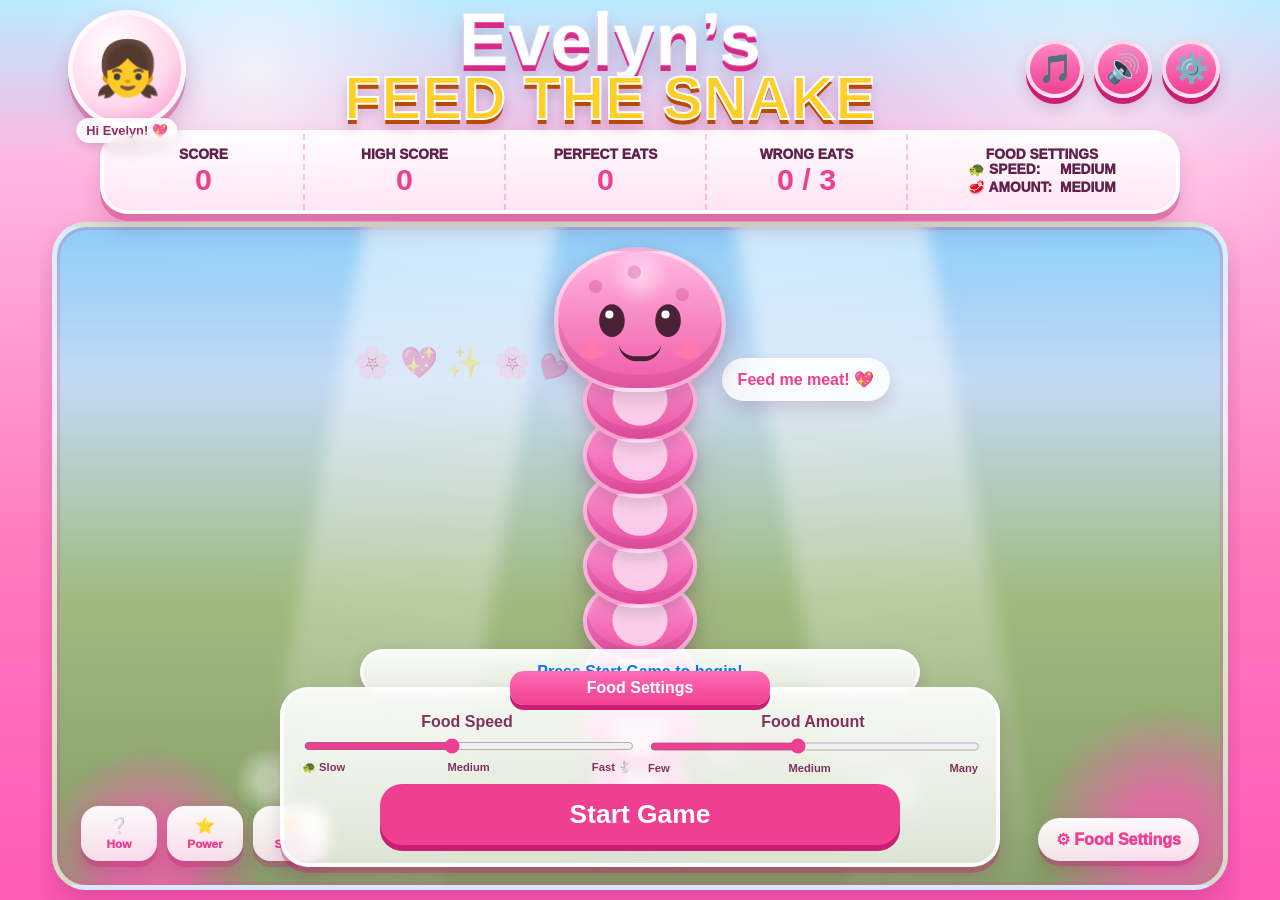
<file: games/feed-the-snake/index.html>
<!DOCTYPE html>
<html lang="en">
<head>
  <meta charset="UTF-8" />
  <meta name="viewport" content="width=device-width, initial-scale=1.0, viewport-fit=cover" />
  <title>Evelyn's Feed the Snake V2.3</title>
  <link rel="stylesheet" href="style.css" />
</head>
<body>
  <main class="game" id="game">
    <section class="top-shell">
      <div class="header-row"><div class="avatar-badge">👧<small>Hi Evelyn! 💖</small></div><h1><span>Evelyn’s</span><strong>Feed the Snake</strong></h1><div class="header-buttons"><button type="button" aria-label="Music">🎵</button><button type="button" aria-label="Sound">🔊</button><button type="button" aria-label="Settings">⚙️</button></div></div>

      <section class="hud">
        <div class="hud-card">
          <span>Score</span>
          <strong id="score">0</strong>
        </div>
        <div class="hud-card">
          <span>High Score</span>
          <strong id="highScore">0</strong>
        </div>
        <div class="hud-card">
          <span>Perfect Eats</span>
          <strong id="perfect">0</strong>
        </div>
        <div class="hud-card">
          <span>Wrong Eats</span>
          <strong id="wrong">0 / 3</strong>
        </div>
        <div class="hud-card settings-readout">
          <span>Food Settings</span>
          <strong id="settingsReadout">🚲 Speed: Medium · 🌸 Amount: Medium</strong>
        </div>
      </section>
    </section>

    <section class="playfield" id="playfield">
      <div class="quick-buttons" id="quickButtons">
        <button type="button" data-modal="how">❔<span>How</span></button>
        <button type="button" data-modal="power">⭐<span>Power</span></button>
        <button type="button" data-modal="score">🏆<span>Score</span></button>
      </div>

      <section class="info-modal" id="infoModal" aria-hidden="true">
        <div class="info-modal-card">
          <button class="modal-close" id="modalClose" type="button">×</button>
          <div id="modalContent"></div>
        </div>
      </section>


      <div class="sky-lights"></div>
      <div class="blossoms"></div>

      <section class="info-card left-card desktop-only">
        <div class="tab">How to Play</div>
        <p><b>1.</b> Hold a food item.</p>
        <p><b>2.</b> Drag it to the snake's head.</p>
        <p><b>3.</b> Release to feed.</p>
        <div class="mini-rule">🥩 Meat = <b class="good">+10</b><br>🍎 Wrong food = <b class="bad">-10</b><br>💔 3 wrong eats = Game Over</div>
      </section>

      <section class="info-card right-card desktop-only">
        <div class="tab">Power Up</div>
        <div class="gold-preview">⭐🥩⭐</div>
        <p><b>Golden Meat</b> feeds all meat on screen.</p>
        <div class="mini-rule">Appears every <b>20–30 seconds</b><br>🌈 Rainbow hearts<br>🎉 Mega Feast</div>
      </section>

      <section class="snake-stage">
        <div class="speech desktop-only">Feed me meat! 💖</div>
        <div class="snake-wrap" id="snakeWrap">
          <div class="snake">
            <div class="tail"></div>
            <div class="body b7"></div>
            <div class="body b6"></div>
            <div class="body b5"></div>
            <div class="body b4"></div>
            <div class="body b3"></div>
            <div class="body b2"></div>
            <div class="body b1"></div>
            <div class="head" id="snakeHead">
              <div class="spot s1"></div>
              <div class="spot s2"></div>
              <div class="spot s3"></div>
              <div class="eye left"></div>
              <div class="eye right"></div>
              <div class="cheek left"></div>
              <div class="cheek right"></div>
              <div class="mouth"></div>
              <div class="tongue"></div>
            </div>
          </div>
        </div>
      </section>

      <div class="status" id="status">Press Start Game to begin!</div>
      <button class="mobile-settings-btn" id="mobileSettingsBtn" type="button">⚙ Food Settings</button>

      <section class="high-score-panel desktop-only">
        <div class="trophy">🏆</div>
        <b>High Score</b>
        <strong id="highScoreCard">0</strong>
        <button type="button">View Leaderboard</button>
      </section>

      <section class="settings-panel" id="settingsPanel">
        <div class="tab">Food Settings</div>
        <button class="start-btn" id="startBtn" type="button">Start Game</button>

        <label>
          <span>Food Speed</span>
          <input id="speed" type="range" min="1" max="10" value="5" />
          <small><span>🐢 Slow</span><span>Medium</span><span>Fast 🐇</span></small>
        </label>

        <label>
          <span>Food Amount</span>
          <input id="amount" type="range" min="1" max="10" value="5" />
          <small><span>Few</span><span>Medium</span><span>Many</span></small>
        </label>

        <button class="close-settings" id="closeSettings" type="button">⬇ Minimize Settings</button>
      </section>

      <div class="float-msg" id="floatMsg"></div>
      <div class="gold-alert" id="goldAlert">⭐ Golden Meat appeared! ⭐</div>
      <div class="mega" id="mega">🔥 MEGA FEAST! 🔥<br><span id="megaPts">+0 points</span></div>

      <section class="bottom-help desktop-only">
        <div>🎯 <b>Perfect Eat</b><span>Feed meat to score!</span></div>
        <div>❌ <b>Wrong Eat</b><span>Avoid non-meat food!</span></div>
        <div>⭐🥩 <b>Golden Meat</b><span>Every 20–30 seconds</span></div>
        <div>🎉 <b>Mega Feast</b><span>Feeds all meat on screen</span></div>
        <div>🌈 <b>Have Fun!</b><span>Beat your high score!</span></div>
      </section>

      <section class="game-over" id="gameOver">
        <h2>Game Over</h2>
        <p id="finalScore">Final score: 0</p>
        <button class="start-btn" id="againBtn" type="button">Play Again</button>
      </section>
    </section>
  </main>

  <script src="game.js"></script>
</body>
</html>
</file>
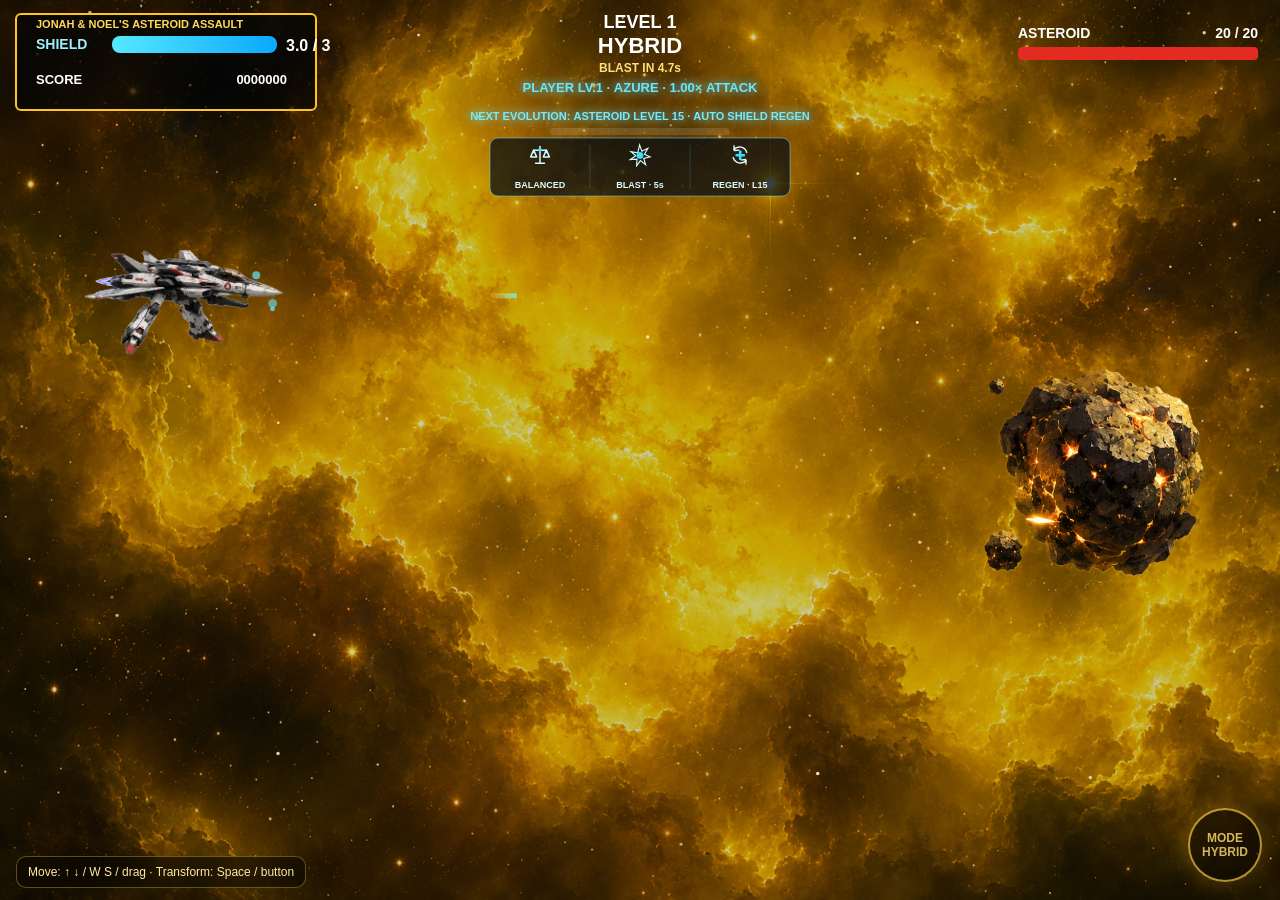
<file: optional-root-redirect.html>
<!doctype html>
<html lang="en"><head><meta charset="utf-8"><meta http-equiv="refresh" content="0; url=games/asteroid-assault/"><meta name="viewport" content="width=device-width,initial-scale=1"><title>Jonah and Noel's Asteroid Assault Game</title></head><body><a href="games/asteroid-assault/">Open Jonah and Noel's Asteroid Assault Game</a></body></html>
</file>
<file: games/feed-the-snake/style.css>
*{box-sizing:border-box}html,body{margin:0;width:100%;height:100%;overflow:hidden;font-family:"Trebuchet MS",Arial,sans-serif;color:white;background:linear-gradient(180deg,#ffbfe5 0%,#ff81c7 45%,#ff5db5 100%)}button,input{font:inherit}button{-webkit-tap-highlight-color:transparent}.game{width:min(1200px,100vw);height:100dvh;margin:0 auto;padding:10px;display:grid;grid-template-rows:auto 1fr;gap:10px;overflow:hidden}.top-shell h1{margin:0 0 8px;text-align:center;font-size:clamp(2rem,5vw,4.4rem);line-height:.96;text-shadow:0 5px 0 #c91e72,0 10px 20px rgba(0,0,0,.18)}.hud{display:grid;grid-template-columns:repeat(5,1fr);gap:8px}.hud-card{min-height:62px;border:4px solid rgba(255,255,255,.78);border-radius:22px;background:rgba(255,255,255,.76);color:#ef3f92;box-shadow:0 6px 0 rgba(201,30,114,.38),0 10px 20px rgba(124,20,81,.2);display:flex;flex-direction:column;justify-content:center;align-items:center;text-align:center;font-weight:900}.hud-card span{font-size:clamp(.62rem,1vw,.85rem);text-transform:uppercase;color:#8b315f}.hud-card strong{font-size:clamp(.95rem,1.6vw,1.4rem)}.settings-readout strong{font-size:clamp(.7rem,1vw,.95rem)}.playfield{position:relative;overflow:hidden;border-radius:34px;background:linear-gradient(180deg,rgba(255,255,255,.20),rgba(255,255,255,.08)),radial-gradient(circle at 30% 15%,rgba(255,255,255,.55),transparent 24%),radial-gradient(circle at 75% 25%,rgba(255,255,255,.32),transparent 25%);box-shadow:inset 0 0 0 5px rgba(255,255,255,.23),0 18px 32px rgba(124,20,81,.2);touch-action:none}.playfield.shake{animation:shake .32s ease}@keyframes shake{0%,100%{transform:translateX(0)}20%{transform:translateX(-7px)}40%{transform:translateX(7px)}60%{transform:translateX(-4px)}80%{transform:translateX(4px)}}.sky-lights:before,.sky-lights:after{content:"";position:absolute;top:-20%;width:160px;height:130%;background:linear-gradient(180deg,rgba(255,255,255,.45),rgba(255,255,255,0));filter:blur(8px);transform:rotate(10deg);opacity:.7}.sky-lights:before{left:22%}.sky-lights:after{right:21%;transform:rotate(-10deg)}.blossoms:before,.blossoms:after{content:"🌸  💖  ✨  🌸  💕";position:absolute;width:100%;font-size:clamp(1rem,2.4vw,2rem);opacity:.35;text-align:center;animation:drift 16s linear infinite}.blossoms:before{top:18%;left:-15%}.blossoms:after{bottom:18%;right:-15%;animation-direction:reverse;animation-duration:23s}@keyframes drift{from{transform:translateX(-12%) rotate(0)}to{transform:translateX(12%) rotate(360deg)}}.info-card{position:absolute;top:24px;width:250px;min-height:260px;background:rgba(255,255,255,.78);border:4px solid rgba(255,255,255,.86);border-radius:26px;color:#3b2733;font-weight:900;padding:18px;z-index:6;box-shadow:0 8px 18px rgba(124,20,81,.16)}.left-card{left:24px}.right-card{right:24px}.tab{width:76%;margin:-34px auto 14px;padding:8px 12px;border-radius:14px;background:#ef3f92;color:white;text-align:center;box-shadow:0 5px 0 #c91e72;font-weight:900}.info-card p{margin:10px 0;line-height:1.25}.mini-rule{margin-top:12px;padding:12px;border-radius:16px;background:rgba(255,255,255,.58);line-height:1.45}.good{color:#009d52}.bad{color:#e7202c}.gold-preview{text-align:center;font-size:54px;filter:drop-shadow(0 0 10px #ffd600)}.snake-stage{position:absolute;inset:0;z-index:3}.speech{position:absolute;left:57%;top:20%;padding:12px 16px;border-radius:22px;background:rgba(255,255,255,.86);color:#ef3f92;font-weight:900;box-shadow:0 8px 16px rgba(124,20,81,.16)}.snake-wrap{--snake-scale:1;position:absolute;left:50%;top:52%;width:200px;height:580px;transform:translate(-50%,-50%) scale(var(--snake-scale));transform-origin:center;z-index:5}.snake{position:relative;width:100%;height:100%;animation:idle 2.8s ease-in-out infinite}@keyframes idle{0%,100%{transform:translateY(0) rotate(-1.2deg)}50%{transform:translateY(-8px) rotate(1.2deg)}}.body,.tail{position:absolute;left:50%;transform:translateX(-50%);border-radius:50%;background:linear-gradient(180deg,#ff9ad6,#ef5ba8);border:4px solid rgba(255,255,255,.45);box-shadow:inset 0 -10px 0 rgba(123,20,81,.12),0 8px 14px rgba(0,0,0,.13)}.body{width:112px;height:84px}.body:after,.tail:after{content:"";position:absolute;inset:13px 25px;border-radius:50%;background:rgba(255,226,247,.82)}.b1{top:108px}.b2{top:162px}.b3{top:216px}.b4{top:270px}.b5{top:324px}.b6{top:378px}.b7{top:432px}.tail{top:490px;width:96px;height:86px}.head{position:absolute;left:50%;top:0;width:168px;height:142px;transform:translateX(-50%);border-radius:48% 52% 46% 46%;background:linear-gradient(180deg,#ffb0dc,#f064ad);border:4px solid rgba(255,255,255,.5);box-shadow:inset 0 -13px 0 rgba(123,20,81,.12),0 8px 18px rgba(0,0,0,.15);z-index:8}.spot{position:absolute;width:13px;height:13px;border-radius:50%;background:rgba(185,36,118,.25)}.s1{left:30px;top:28px}.s2{left:68px;top:14px}.s3{right:32px;top:36px}.eye{position:absolute;top:52px;width:25px;height:32px;border-radius:50%;background:#4b2235;animation:blink 4.5s infinite}.eye:after{content:"";position:absolute;left:6px;top:6px;width:8px;height:8px;border-radius:50%;background:white}.eye.left{left:40px}.eye.right{right:40px}@keyframes blink{0%,90%,100%{transform:scaleY(1)}94%{transform:scaleY(.15)}}.cheek{position:absolute;top:88px;width:26px;height:18px;border-radius:50%;background:#ff77ad}.cheek.left{left:20px}.cheek.right{right:20px}.mouth{position:absolute;left:50%;bottom:26px;width:42px;height:18px;transform:translateX(-50%);border-bottom:5px solid #442033;border-radius:0 0 30px 30px}.tongue{position:absolute;left:50%;bottom:2px;width:24px;height:18px;transform:translateX(-50%) scaleY(0);transform-origin:top;background:#ff315f;border-radius:0 0 14px 14px;animation:tongue 4.2s infinite}@keyframes tongue{0%,78%,100%{transform:translateX(-50%) scaleY(0)}83%,88%{transform:translateX(-50%) scaleY(1)}}.snake-wrap.eat .mouth{height:32px;border:5px solid #442033;border-top:0;background:#ff8fb9}.snake-wrap.happy{animation:happy .9s ease}.snake-wrap.wrong{animation:wrong .75s ease}.snake-wrap.mega-dance{animation:megaDance 2s ease-in-out}.snake-wrap.wrong .head{background:linear-gradient(180deg,#ffd45f,#ff8ebf)}@keyframes happy{0%{transform:translate(-50%,-50%) rotate(0) scale(var(--snake-scale))}60%{transform:translate(-50%,-50%) rotate(360deg) scale(calc(var(--snake-scale)*1.08))}100%{transform:translate(-50%,-50%) rotate(360deg) scale(var(--snake-scale))}}@keyframes wrong{0%,100%{transform:translate(-50%,-50%) scale(var(--snake-scale))}35%{transform:translate(-50%,-78%) rotate(-8deg) scale(calc(var(--snake-scale)*1.04))}70%{transform:translate(-50%,-42%) rotate(8deg) scale(var(--snake-scale))}}@keyframes megaDance{0%,100%{transform:translate(-50%,-50%) rotate(0) scale(var(--snake-scale))}15%{transform:translate(-50%,-56%) rotate(-14deg) scale(calc(var(--snake-scale)*1.08))}30%{transform:translate(-50%,-46%) rotate(14deg) scale(calc(var(--snake-scale)*1.04))}45%{transform:translate(-50%,-58%) rotate(-18deg) scale(calc(var(--snake-scale)*1.1))}60%{transform:translate(-50%,-46%) rotate(18deg) scale(calc(var(--snake-scale)*1.05))}78%{transform:translate(-50%,-57%) rotate(-10deg) scale(calc(var(--snake-scale)*1.08))}}.food{position:absolute;left:0;bottom:-90px;width:58px;height:58px;border-radius:50%;background:rgba(255,255,255,.92);box-shadow:0 8px 16px rgba(0,0,0,.18),0 0 22px rgba(255,255,255,.45);display:grid;place-items:center;font-size:36px;z-index:9;touch-action:none;animation-name:floatFood,wobble;animation-timing-function:linear,ease-in-out;animation-iteration-count:1,infinite;animation-fill-mode:forwards,both}.food:before{content:"";position:absolute;inset:-28px 12px;background:linear-gradient(180deg,rgba(255,255,255,.45),rgba(255,255,255,0));filter:blur(8px);z-index:-1}.food.dragging{position:fixed!important;z-index:9999!important;animation-play-state:paused!important;transform:none!important;translate:none!important;rotate:none!important;cursor:grabbing!important}.food.golden{width:74px;height:74px;background:transparent;box-shadow:none}.golden-icon{position:relative;width:74px;height:74px;display:grid;place-items:center;animation:goldPulse .9s ease-in-out infinite;filter:drop-shadow(0 0 14px #fff176) drop-shadow(0 0 24px #ffd600)}.golden-icon:before{content:"⭐";position:absolute;font-size:74px;filter:drop-shadow(0 4px 0 #ff9800)}.golden-icon:after{content:"✨";position:absolute;right:-8px;top:-8px;font-size:24px}.golden-meat{position:relative;z-index:2;font-size:40px;transform:rotate(-10deg);filter:drop-shadow(0 3px 2px rgba(0,0,0,.3))}@keyframes goldPulse{0%,100%{transform:scale(1)}50%{transform:scale(1.14)}}@keyframes floatFood{from{translate:0 0;opacity:0}8%{opacity:1}92%{opacity:1}to{translate:0 calc(-100vh - 150px);opacity:0}}@keyframes wobble{0%,100%{rotate:-6deg}50%{rotate:8deg}}.settings-panel{position:absolute;left:24px;bottom:24px;width:330px;padding:16px;border:4px solid rgba(255,255,255,.8);border-radius:26px;background:rgba(255,255,255,.8);color:#3b2733;z-index:15;box-shadow:0 6px 0 rgba(201,30,114,.38),0 10px 20px rgba(124,20,81,.2);font-weight:900}.start-btn{width:100%;border:0;border-radius:17px;background:#ef3f92;color:white;padding:13px 16px;font-weight:900;box-shadow:0 6px 0 #c91e72;cursor:pointer;touch-action:manipulation}.start-btn:active{transform:translateY(4px);box-shadow:0 2px 0 #c91e72}.settings-panel label{display:grid;gap:5px;margin:10px 0}.settings-panel label>span{text-align:center;color:#80325c}.settings-panel small{display:flex;justify-content:space-between;font-size:.7rem;color:#80325c}input[type=range]{width:100%;accent-color:#ef3f92}.close-settings{display:none;width:100%;border:0;border-radius:14px;background:#fff;color:#ef3f92;font-weight:900;padding:9px}.mobile-settings-btn{display:none}.status{position:absolute;left:50%;bottom:24px;transform:translateX(-50%);z-index:14;min-width:min(560px,calc(100% - 24px));padding:11px 18px;border-radius:999px;background:rgba(255,255,255,.82);color:#0879e8;text-align:center;font-weight:900;box-shadow:0 6px 16px rgba(124,20,81,.2)}.float-msg{position:absolute;left:50%;top:34%;transform:translate(-50%,-50%);z-index:40;pointer-events:none;color:white;font-size:clamp(1.8rem,5vw,4rem);font-weight:900;text-shadow:0 4px 0 rgba(0,0,0,.15);opacity:0}.float-msg.show{animation:floatMsg .9s ease forwards}@keyframes floatMsg{0%{opacity:0;transform:translate(-50%,-30%) scale(.4)}30%{opacity:1;transform:translate(-50%,-50%) scale(1.1)}100%{opacity:0;transform:translate(-50%,-92%) scale(.85)}}.gold-alert{position:absolute;left:50%;top:18px;transform:translateX(-50%) translateY(-10px);opacity:0;z-index:35;background:rgba(255,255,255,.92);color:#e88a00;border:3px solid #ffe55a;border-radius:999px;padding:9px 18px;font-weight:900;box-shadow:0 0 18px #ffd600,0 8px 16px rgba(124,20,81,.2);transition:.25s;pointer-events:none}.gold-alert.show{opacity:1;transform:translateX(-50%) translateY(0)}.mega{position:absolute;left:50%;top:38%;z-index:50;transform:translate(-50%,-50%) scale(.4);display:none;text-align:center;color:white;padding:18px 34px;border-radius:28px;border:5px solid white;background:linear-gradient(135deg,#ffeb3b,#ff6ec7,#8e5cff);font-size:clamp(2rem,5vw,4.5rem);font-weight:900;text-shadow:0 5px 0 rgba(0,0,0,.2);box-shadow:0 0 35px white,0 15px 30px rgba(124,20,81,.2);pointer-events:none}.mega.show{display:block;animation:megaPop 1.6s ease forwards}.mega span{font-size:.45em}@keyframes megaPop{0%{opacity:0;transform:translate(-50%,-50%) scale(.25) rotate(-8deg)}18%{opacity:1;transform:translate(-50%,-50%) scale(1.15) rotate(4deg)}65%{opacity:1;transform:translate(-50%,-50%) scale(1) rotate(0)}100%{opacity:0;transform:translate(-50%,-80%) scale(.75) rotate(6deg)}}.heart{position:absolute;z-index:45;pointer-events:none;font-size:32px;animation:heartFly 1.6s ease-out forwards}@keyframes heartFly{from{opacity:0;transform:translate(0,0) scale(.4) rotate(0)}15%{opacity:1}to{opacity:0;transform:translate(var(--dx),var(--dy)) scale(1.35) rotate(320deg)}}.confetti{position:fixed;top:-20px;width:12px;height:18px;z-index:60;animation:confettiFall 2.8s ease-out forwards}@keyframes confettiFall{to{transform:translateY(110vh) rotate(720deg);opacity:0}}.game-over{position:absolute;inset:0;z-index:80;display:none;flex-direction:column;align-items:center;justify-content:center;background:rgba(226,33,132,.9);text-align:center;padding:24px}.game-over.show{display:flex}.game-over h2{margin:0 0 10px;font-size:clamp(3rem,8vw,6rem);text-shadow:0 6px 0 #c91e72}.game-over p{font-size:clamp(1.2rem,3vw,2rem);font-weight:900}@media(max-width:1000px){.hud{grid-template-columns:repeat(4,1fr)}.settings-readout{grid-column:1/-1}.desktop-only{display:none}.settings-panel{left:14px;right:14px;bottom:14px;width:auto;display:grid;grid-template-columns:1fr 1fr;gap:8px 12px}.settings-panel .tab{display:none}.settings-panel .start-btn{grid-column:1/-1}.status{bottom:158px}.snake-wrap{--snake-scale:.78;top:50%}}@media(max-width:620px){.game{padding:6px;gap:6px}.top-shell h1{font-size:clamp(1.55rem,8vw,2.3rem)}.hud{gap:5px}.hud-card{min-height:42px;border-width:3px;border-radius:15px}.hud-card span{font-size:.56rem}.hud-card strong{font-size:.8rem}.settings-readout strong{font-size:.68rem}.playfield{border-radius:20px}.snake-wrap{--snake-scale:.42;top:54%}.settings-panel{position:absolute;left:8px;right:8px;bottom:8px;padding:9px;border-width:3px;border-radius:18px;transition:transform .25s ease,opacity .25s ease}.game.playing .settings-panel{transform:translateY(calc(100% + 20px));opacity:0;pointer-events:none}.game.settings-open .settings-panel{transform:translateY(0);opacity:1;pointer-events:auto}.mobile-settings-btn{display:block;position:absolute;left:50%;bottom:12px;transform:translateX(-50%);z-index:18;border:0;border-radius:999px;background:rgba(255,255,255,.9);color:#ef3f92;padding:10px 18px;font-weight:900;box-shadow:0 6px 16px rgba(124,20,81,.18)}.game:not(.playing) .mobile-settings-btn{display:none}.close-settings{display:block;grid-column:1/-1}.start-btn{padding:10px 12px}.settings-panel label{margin:2px 0}.settings-panel label>span{font-size:.72rem}.settings-panel small{font-size:.52rem}.status{bottom:64px;font-size:.78rem;padding:8px 10px}.food{width:44px;height:44px;font-size:28px}.food.golden,.golden-icon{width:58px;height:58px}.golden-icon:before{font-size:58px}.golden-meat{font-size:31px}.mega{width:88%;font-size:2rem;padding:14px 16px}.gold-alert{top:10px;max-width:92%;font-size:.8rem;text-align:center}}

/* v2.0.1 mobile settings drawer fix */
@media(max-width:620px){
  .game.settings-open .settings-panel{
    transform:translateY(0) !important;
    opacity:1 !important;
    pointer-events:auto !important;
  }

  .close-settings{
    display:block !important;
    grid-column:1/-1 !important;
    width:100% !important;
    margin-top:4px !important;
    border:0 !important;
    border-radius:14px !important;
    background:#ffffff !important;
    color:#ef3f92 !important;
    font-weight:900 !important;
    padding:10px 12px !important;
    box-shadow:0 4px 0 rgba(201,30,114,.25) !important;
    cursor:pointer !important;
    touch-action:manipulation !important;
    z-index:9999 !important;
  }

  .close-settings:active{
    transform:translateY(3px);
    box-shadow:0 1px 0 rgba(201,30,114,.25) !important;
  }
}


/* ===== v2.0.2 Mobile Settings UX ===== */
@media (max-width:620px){
  .mobile-settings-btn{
    width:auto !important;
    min-width:96px;
    padding:10px 16px !important;
    border-radius:999px !important;
  }

  .game.settings-open .mobile-settings-btn{
    opacity:0 !important;
    visibility:hidden !important;
    pointer-events:none !important;
  }

  .settings-panel{
    transition:transform .25s ease,opacity .25s ease !important;
  }

  .close-settings{
    display:block !important;
    width:100% !important;
    margin-top:6px !important;
    font-weight:900;
  }
}


/* ===== v2.1 Visual Polish Release ===== */
body{
  background:
    radial-gradient(circle at 18% 8%, rgba(255,255,255,.55), transparent 16%),
    radial-gradient(circle at 85% 12%, rgba(255,255,255,.35), transparent 18%),
    linear-gradient(180deg,#ffd7ec 0%,#ff9bd5 42%,#ff66bb 100%) !important;
}

.brand-ribbon{
  width:max-content;
  margin:0 auto 3px;
  padding:4px 14px;
  border-radius:999px;
  background:rgba(255,255,255,.72);
  color:#ef3f92;
  font-weight:900;
  font-size:.78rem;
  box-shadow:0 4px 10px rgba(124,20,81,.14);
}

.hud-card{
  background:
    linear-gradient(180deg,rgba(255,255,255,.88),rgba(255,255,255,.68)) !important;
  backdrop-filter: blur(6px);
}

.playfield{
  background:
    radial-gradient(circle at 50% 8%, rgba(255,255,255,.46), transparent 18%),
    radial-gradient(circle at 22% 35%, rgba(255,218,241,.55), transparent 25%),
    radial-gradient(circle at 78% 40%, rgba(255,255,255,.32), transparent 24%),
    linear-gradient(180deg,rgba(255,255,255,.16),rgba(255,255,255,.06)) !important;
}

.top-action-icons{
  position:absolute;
  top:18px;
  left:18px;
  display:flex;
  gap:10px;
  z-index:21;
  pointer-events:none;
}

.top-action-icons span{
  width:48px;
  height:48px;
  display:grid;
  place-items:center;
  border-radius:50%;
  background:linear-gradient(180deg,#ffffff,#ffd7ec);
  color:#ef3f92;
  font-size:24px;
  box-shadow:0 5px 0 rgba(201,30,114,.32),0 8px 16px rgba(124,20,81,.14);
  border:3px solid rgba(255,255,255,.75);
}

.sky-lights:before,
.sky-lights:after{
  width:190px !important;
  opacity:.85 !important;
}

.info-card,
.settings-panel{
  background:
    linear-gradient(180deg,rgba(255,255,255,.9),rgba(255,255,255,.7)) !important;
  backdrop-filter: blur(7px);
}

.snake-wrap{
  filter:drop-shadow(0 14px 16px rgba(124,20,81,.18));
}

.head{
  background:
    radial-gradient(circle at 50% 18%, rgba(255,255,255,.5), transparent 22%),
    linear-gradient(180deg,#ffb7e1,#ef5aa8) !important;
}

.body,
.tail{
  background:
    radial-gradient(circle at 50% 18%, rgba(255,255,255,.48), transparent 25%),
    linear-gradient(180deg,#ff9fd9,#ea4fa1) !important;
}

.food{
  border:3px solid rgba(255,255,255,.55);
  background:
    radial-gradient(circle at 36% 26%,rgba(255,255,255,1),rgba(255,255,255,.88) 52%,rgba(255,231,247,.9)) !important;
}

.food:after{
  content:"";
  position:absolute;
  inset:-8px;
  border-radius:50%;
  border:2px solid rgba(255,255,255,.35);
  opacity:.75;
  pointer-events:none;
}

.food.golden:after{
  display:none;
}

.status{
  background:linear-gradient(180deg,rgba(255,255,255,.92),rgba(255,255,255,.74)) !important;
  border:3px solid rgba(255,255,255,.7);
}

.mobile-settings-btn{
  box-shadow:0 5px 0 rgba(201,30,114,.32),0 8px 16px rgba(124,20,81,.18) !important;
}

/* Slightly clearer floating food beams for approved concept feel */
.food:not(.golden):before{
  inset:-42px 10px !important;
  background:linear-gradient(180deg,rgba(255,255,255,.58),rgba(255,255,255,0)) !important;
}

/* v2.1 mobile polish */
@media(max-width:620px){
  .brand-ribbon{
    display:none;
  }

  .top-action-icons{
    top:8px;
    left:8px;
    gap:6px;
  }

  .top-action-icons span{
    width:34px;
    height:34px;
    font-size:18px;
    border-width:2px;
  }

  .hud-card{
    box-shadow:0 3px 0 rgba(201,30,114,.32),0 6px 10px rgba(124,20,81,.16) !important;
  }

  .snake-wrap{
    filter:drop-shadow(0 10px 10px rgba(124,20,81,.15));
  }

  .status{
    border-width:2px;
  }

  .mobile-settings-btn{
    min-width:82px !important;
    padding:8px 13px !important;
    font-size:.82rem;
  }

  .settings-panel{
    max-height:46vh;
    overflow:hidden;
  }
}


/* ===== V2.2 UI Refresh: Approved Concept Direction ===== */
body{
  background:
    radial-gradient(circle at 20% 8%, rgba(255,255,255,.65), transparent 16%),
    radial-gradient(circle at 85% 10%, rgba(255,255,255,.45), transparent 18%),
    linear-gradient(180deg,#b9eaff 0%,#ffb6e0 18%,#ff76bd 65%,#ff5ab5 100%) !important;
}

.game{
  padding:8px 12px 10px !important;
  gap:8px !important;
}

.top-shell{
  position:relative;
  z-index:20;
}

.header-row{
  min-height:108px;
  display:grid;
  grid-template-columns:150px 1fr 210px;
  align-items:center;
  gap:10px;
}

.header-row h1{
  margin:0 !important;
  text-align:center;
  line-height:.86 !important;
  letter-spacing:.5px;
}

.header-row h1 span{
  display:block;
  color:#fff;
  font-size:clamp(2.8rem,5.8vw,5.8rem);
  text-shadow:0 6px 0 #d72987,0 10px 16px rgba(122,20,80,.24);
  -webkit-text-stroke:2px rgba(255,255,255,.25);
}

.header-row h1 strong{
  display:block;
  width:max-content;
  max-width:100%;
  margin:0 auto;
  padding:.02em .24em .08em;
  color:#ffcf28;
  text-transform:uppercase;
  font-size:clamp(2.2rem,4.7vw,4.8rem);
  text-shadow:0 5px 0 #b94b00,0 9px 12px rgba(122,20,80,.26);
  -webkit-text-stroke:2px #fff;
}

.avatar-badge{
  width:118px;
  height:118px;
  justify-self:center;
  display:grid;
  place-items:center;
  border-radius:50%;
  background:radial-gradient(circle at 36% 28%,#fff,#ffd8ed 58%,#ff8aca);
  border:5px solid rgba(255,255,255,.85);
  box-shadow:0 7px 0 rgba(201,30,114,.35),0 12px 22px rgba(124,20,81,.22);
  font-size:54px;
  position:relative;
}

.avatar-badge small{
  position:absolute;
  bottom:-20px;
  left:50%;
  transform:translateX(-50%);
  white-space:nowrap;
  padding:5px 10px;
  border-radius:999px;
  background:rgba(255,255,255,.9);
  color:#8b315f;
  font-size:.8rem;
  font-weight:900;
  box-shadow:0 4px 10px rgba(124,20,81,.16);
}

.header-buttons{
  display:flex;
  gap:10px;
  justify-content:center;
}

.header-buttons button{
  width:58px;
  height:58px;
  border:4px solid rgba(255,255,255,.78);
  border-radius:50%;
  background:linear-gradient(180deg,#ff87c7,#ef3f92);
  color:white;
  font-size:28px;
  box-shadow:0 6px 0 #c91e72,0 10px 16px rgba(124,20,81,.2);
}

.top-action-icons{display:none!important}

.hud{
  max-width:1080px;
  margin:0 auto;
  grid-template-columns:1.05fr 1.05fr 1.05fr 1.05fr 1.4fr !important;
  gap:0 !important;
  border:4px solid rgba(255,255,255,.78);
  border-radius:28px;
  overflow:hidden;
  background:linear-gradient(180deg,rgba(255,255,255,.92),rgba(255,237,247,.86));
  box-shadow:0 7px 0 rgba(201,30,114,.35),0 14px 22px rgba(124,20,81,.18);
}

.hud-card{
  border:0!important;
  border-radius:0!important;
  box-shadow:none!important;
  background:transparent!important;
  min-height:76px!important;
  border-right:2px dashed rgba(239,63,146,.28)!important;
}

.hud-card:last-child{border-right:0!important}

.hud-card span{
  color:#60224b!important;
  font-size:.86rem!important;
  font-weight:1000;
}

.hud-card strong{
  color:#ef3f92!important;
  font-size:1.9rem!important;
}

.settings-readout strong{
  font-size:1rem!important;
  line-height:1.2;
  white-space:normal;
}

.playfield{
  border-radius:34px!important;
  background:
    radial-gradient(circle at 50% 22%,rgba(255,255,255,.55),transparent 14%),
    linear-gradient(180deg,rgba(117,213,255,.82) 0%,rgba(177,236,255,.78) 23%,rgba(122,213,101,.72) 57%,rgba(83,181,71,.72) 100%) !important;
  border:5px solid rgba(255,255,255,.65);
  box-shadow:inset 0 0 0 3px rgba(239,63,146,.24),0 16px 28px rgba(124,20,81,.22)!important;
}

.playfield:before{
  content:"";
  position:absolute;
  inset:0;
  pointer-events:none;
  background:
    radial-gradient(circle at 8% 96%,#f85bb2 0 3%,transparent 9%),
    radial-gradient(circle at 95% 92%,#f85bb2 0 3%,transparent 10%),
    radial-gradient(circle at 18% 84%,rgba(255,255,255,.5) 0 1%,transparent 3%),
    radial-gradient(circle at 72% 86%,rgba(255,255,255,.45) 0 1%,transparent 3%);
  opacity:.75;
}

.sky-lights:before,
.sky-lights:after{
  background:linear-gradient(180deg,rgba(255,255,255,.75),rgba(255,255,255,0))!important;
}

.info-card{
  top:auto!important;
  bottom:190px!important;
  width:210px!important;
  min-height:auto!important;
  border-radius:24px!important;
  padding:18px 14px 14px!important;
}

.left-card{
  left:24px!important;
}

.right-card{
  right:24px!important;
}

.info-card .tab,
.settings-panel .tab{
  background:linear-gradient(180deg,#ff6db7,#ef3f92)!important;
}

.left-card p:nth-of-type(n+2){
  display:none;
}

.left-card p:first-of-type{
  font-size:1.08rem;
  text-align:center;
}

.left-card p:first-of-type::before{
  content:"☝️";
  display:block;
  font-size:48px;
  margin-bottom:6px;
}

.snake-wrap{
  --snake-scale:1.02;
  top:48%!important;
}

.settings-panel{
  left:50%!important;
  bottom:16px!important;
  transform:translateX(-50%)!important;
  width:min(760px,calc(100% - 360px))!important;
  min-width:480px;
  display:grid!important;
  grid-template-columns:1fr 1fr 1fr;
  gap:8px 16px;
  padding:22px 18px 18px!important;
  border-radius:28px!important;
}

.settings-panel .tab{
  position:absolute;
  top:-20px;
  left:50%;
  transform:translateX(-50%);
  margin:0!important;
  width:260px!important;
}

.settings-panel label{
  margin:0!important;
}

.settings-panel .start-btn{
  grid-column:1/-1;
  grid-row:2;
  width:70%;
  justify-self:center;
  font-size:1.65rem;
  border-radius:22px;
  padding:15px 20px;
}

.close-settings{
  display:none!important;
}

.high-score-panel{
  position:absolute;
  right:28px;
  bottom:46px;
  width:210px;
  padding:18px;
  border:4px solid rgba(255,255,255,.8);
  border-radius:24px;
  background:linear-gradient(180deg,rgba(255,255,255,.92),rgba(255,237,247,.78));
  color:#6a2854;
  z-index:16;
  text-align:center;
  box-shadow:0 6px 0 rgba(201,30,114,.35),0 12px 18px rgba(124,20,81,.18);
  font-weight:900;
}

.high-score-panel .trophy{
  font-size:42px;
}

.high-score-panel strong{
  display:block;
  color:#8b315f;
  font-size:2.2rem;
}

.high-score-panel button{
  border:0;
  border-radius:999px;
  background:#ef3f92;
  color:white;
  font-weight:900;
  padding:8px 12px;
  box-shadow:0 4px 0 #c91e72;
}

.bottom-help{
  position:absolute;
  left:24px;
  right:24px;
  bottom:0;
  transform:translateY(calc(100% + 10px));
  display:grid;
  grid-template-columns:repeat(5,1fr);
  gap:8px;
  z-index:17;
  color:#63234d;
}

.bottom-help div{
  display:grid;
  grid-template-columns:auto 1fr;
  gap:6px;
  align-items:center;
  padding:10px;
  border-radius:18px;
  background:rgba(255,255,255,.78);
  border:3px solid rgba(255,255,255,.72);
  box-shadow:0 5px 10px rgba(124,20,81,.12);
}

.bottom-help b{
  display:block;
  color:#6b2252;
}

.bottom-help span{
  display:block;
  font-size:.72rem;
}

.food{
  font-size:42px!important;
  border:4px solid rgba(255,255,255,.7)!important;
  box-shadow:0 9px 16px rgba(0,0,0,.18),0 0 28px rgba(255,255,255,.7)!important;
}

.food:not(.golden):before{
  inset:-58px 9px!important;
  filter:blur(10px)!important;
}

.status{
  bottom:102px!important;
}

@media(max-width:1000px){
  .header-row{
    grid-template-columns:1fr;
    min-height:auto;
  }

  .avatar-badge,.header-buttons{
    display:none;
  }

  .hud{
    grid-template-columns:repeat(4,1fr)!important;
  }

  .settings-readout{
    grid-column:1/-1;
  }

  .settings-panel{
    left:14px!important;
    right:14px!important;
    bottom:14px!important;
    transform:none!important;
    width:auto!important;
    min-width:0;
    display:grid!important;
    grid-template-columns:1fr 1fr!important;
  }

  .settings-panel .start-btn{
    width:100%;
    font-size:1rem;
  }

  .high-score-panel{
    display:none!important;
  }
}

@media(max-width:620px){
  .header-row h1 span{
    font-size:clamp(2rem,8vw,2.7rem);
    -webkit-text-stroke:0;
  }

  .header-row h1 strong{
    font-size:clamp(1.6rem,7vw,2.2rem);
    -webkit-text-stroke:1px #fff;
  }

  .hud{
    border-width:3px;
    border-radius:18px;
  }

  .hud-card{
    min-height:42px!important;
  }

  .hud-card span{
    font-size:.54rem!important;
  }

  .hud-card strong{
    font-size:.82rem!important;
  }

  .settings-readout strong{
    font-size:.68rem!important;
  }

  .snake-wrap{
    --snake-scale:.42!important;
    top:54%!important;
  }

  .settings-panel{
    width:auto!important;
    padding:10px!important;
    border-radius:20px!important;
  }

  .settings-panel .tab{
    display:none;
  }

  .game.playing .settings-panel{
    transform:translateY(calc(100% + 20px))!important;
  }

  .game.settings-open .settings-panel{
    transform:translateY(0)!important;
  }

  .close-settings{
    display:block!important;
  }

  .status{
    bottom:62px!important;
  }

  .bottom-help{
    display:none!important;
  }
}


/* ===== v2.2 Final Fixes ===== */

/* Option A: clearer Food Settings block */
.settings-readout strong{
  display:grid !important;
  grid-template-columns:auto auto !important;
  justify-content:center !important;
  align-items:center !important;
  column-gap:8px !important;
  row-gap:2px !important;
  line-height:1.15 !important;
  text-align:left !important;
  white-space:normal !important;
}

.settings-readout .settings-line{
  display:contents;
}

.settings-readout .settings-name{
  font-weight:1000;
}

.settings-readout .settings-value{
  font-weight:1000;
}

/* Emoji centering fix for iPhone Safari */
.food{
  display:flex !important;
  align-items:center !important;
  justify-content:center !important;
  line-height:1 !important;
  text-align:center !important;
}

.food .food-emoji{
  display:flex;
  align-items:center;
  justify-content:center;
  width:100%;
  height:100%;
  line-height:1;
  transform:translateY(1px);
  font-size:inherit;
}

.food.golden .food-emoji{
  transform:none;
}

/* Mobile version of Option A */
@media(max-width:620px){
  .settings-readout strong{
    grid-template-columns:auto auto !important;
    column-gap:5px !important;
    row-gap:1px !important;
    font-size:.66rem !important;
  }
}


/* ===== v2.3 Clean Play Area + Pause Modals ===== */

/* Remove permanent desktop blockers */
.info-card,
.high-score-panel,
.bottom-help{
  display:none !important;
}

/* Use the mobile-style collapsible settings UX for all screen sizes */
.mobile-settings-btn{
  display:block !important;
  position:absolute;
  right:24px;
  bottom:24px;
  left:auto;
  transform:none;
  z-index:30;
  border:0;
  border-radius:999px;
  background:linear-gradient(180deg,rgba(255,255,255,.96),rgba(255,237,247,.88));
  color:#ef3f92;
  padding:12px 18px;
  font-weight:1000;
  box-shadow:0 6px 0 rgba(201,30,114,.28),0 10px 18px rgba(124,20,81,.18);
  cursor:pointer;
  touch-action:manipulation;
}

.game.settings-open .mobile-settings-btn{
  opacity:0 !important;
  visibility:hidden !important;
  pointer-events:none !important;
}

.settings-panel{
  left:50% !important;
  right:auto !important;
  bottom:18px !important;
  transform:translate(-50%, calc(100% + 24px)) !important;
  opacity:0;
  pointer-events:none;
  width:min(720px, calc(100% - 48px)) !important;
  min-width:0 !important;
  display:grid !important;
  grid-template-columns:1fr 1fr !important;
  gap:10px 16px !important;
  transition:transform .25s ease, opacity .25s ease !important;
  z-index:34 !important;
}

.game:not(.playing) .settings-panel,
.game.settings-open .settings-panel{
  transform:translate(-50%, 0) !important;
  opacity:1 !important;
  pointer-events:auto !important;
}

.settings-panel .tab{
  display:block !important;
  position:absolute !important;
  top:-20px !important;
  left:50% !important;
  transform:translateX(-50%) !important;
  width:260px !important;
}

.settings-panel .start-btn{
  grid-column:1/-1 !important;
  width:min(520px,100%) !important;
  justify-self:center !important;
}

.close-settings{
  display:block !important;
  grid-column:1/-1 !important;
  width:min(420px,100%) !important;
  justify-self:center !important;
  border:0 !important;
  border-radius:15px !important;
  background:#fff !important;
  color:#ef3f92 !important;
  font-weight:1000 !important;
  padding:10px 12px !important;
  box-shadow:0 4px 0 rgba(201,30,114,.25) !important;
}

.game:not(.playing) .close-settings{
  display:none !important;
}

.status{
  bottom:28px !important;
  pointer-events:none;
}

.game.settings-open .status,
.game:not(.playing) .status{
  bottom:190px !important;
}

.quick-buttons{
  position:absolute;
  left:24px;
  bottom:24px;
  display:flex;
  gap:10px;
  z-index:31;
}

.quick-buttons button{
  border:0;
  border-radius:18px;
  min-width:76px;
  padding:10px 12px;
  background:linear-gradient(180deg,rgba(255,255,255,.96),rgba(255,237,247,.86));
  color:#ef3f92;
  font-weight:1000;
  box-shadow:0 6px 0 rgba(201,30,114,.28),0 10px 18px rgba(124,20,81,.18);
  display:grid;
  gap:2px;
  place-items:center;
  cursor:pointer;
  touch-action:manipulation;
}

.quick-buttons button span{
  font-size:.74rem;
}

.info-modal{
  position:absolute;
  inset:0;
  display:none;
  align-items:center;
  justify-content:center;
  z-index:120;
  background:rgba(231,55,145,.28);
  backdrop-filter:blur(4px);
  padding:18px;
}

.info-modal.show{
  display:flex;
}

.info-modal-card{
  position:relative;
  width:min(520px, calc(100% - 20px));
  max-height:min(78vh, 680px);
  overflow:auto;
  border:5px solid rgba(255,255,255,.85);
  border-radius:28px;
  background:linear-gradient(180deg,rgba(255,255,255,.96),rgba(255,237,247,.94));
  color:#5d234d;
  padding:24px;
  text-align:left;
  box-shadow:0 10px 0 rgba(201,30,114,.28),0 18px 36px rgba(124,20,81,.25);
  font-weight:900;
}

.info-modal-card h2{
  margin:0 0 14px;
  color:#ef3f92;
  text-align:center;
  font-size:clamp(1.6rem,4vw,2.4rem);
}

.info-modal-card p{
  line-height:1.4;
}

.info-modal-card ul{
  padding-left:22px;
  line-height:1.55;
}

.modal-close{
  position:absolute;
  top:10px;
  right:12px;
  width:38px;
  height:38px;
  border:0;
  border-radius:50%;
  background:#ef3f92;
  color:white;
  font-size:26px;
  font-weight:1000;
  box-shadow:0 4px 0 #c91e72;
  cursor:pointer;
}

@media(max-width:620px){
  .quick-buttons{
    left:8px;
    top:8px;
    bottom:auto;
    gap:6px;
  }

  .quick-buttons button{
    min-width:42px;
    width:42px;
    height:42px;
    border-radius:50%;
    padding:0;
    font-size:18px;
  }

  .quick-buttons button span{
    display:none;
  }

  .mobile-settings-btn{
    right:auto;
    left:50%;
    bottom:12px;
    transform:translateX(-50%);
    min-width:82px !important;
    padding:8px 13px !important;
    font-size:.82rem;
  }

  .settings-panel{
    left:8px !important;
    right:8px !important;
    bottom:8px !important;
    width:auto !important;
    transform:translateY(calc(100% + 24px)) !important;
    grid-template-columns:1fr 1fr !important;
    padding:10px !important;
  }

  .game:not(.playing) .settings-panel,
  .game.settings-open .settings-panel{
    transform:translateY(0) !important;
  }

  .settings-panel .tab{
    display:none !important;
  }

  .status{
    bottom:62px !important;
  }

  .game.settings-open .status,
  .game:not(.playing) .status{
    bottom:145px !important;
  }

  .info-modal{
    padding:10px;
  }

  .info-modal-card{
    width:calc(100% - 8px);
    max-height:76vh;
    padding:20px 16px;
    border-radius:22px;
  }
}
</file>
